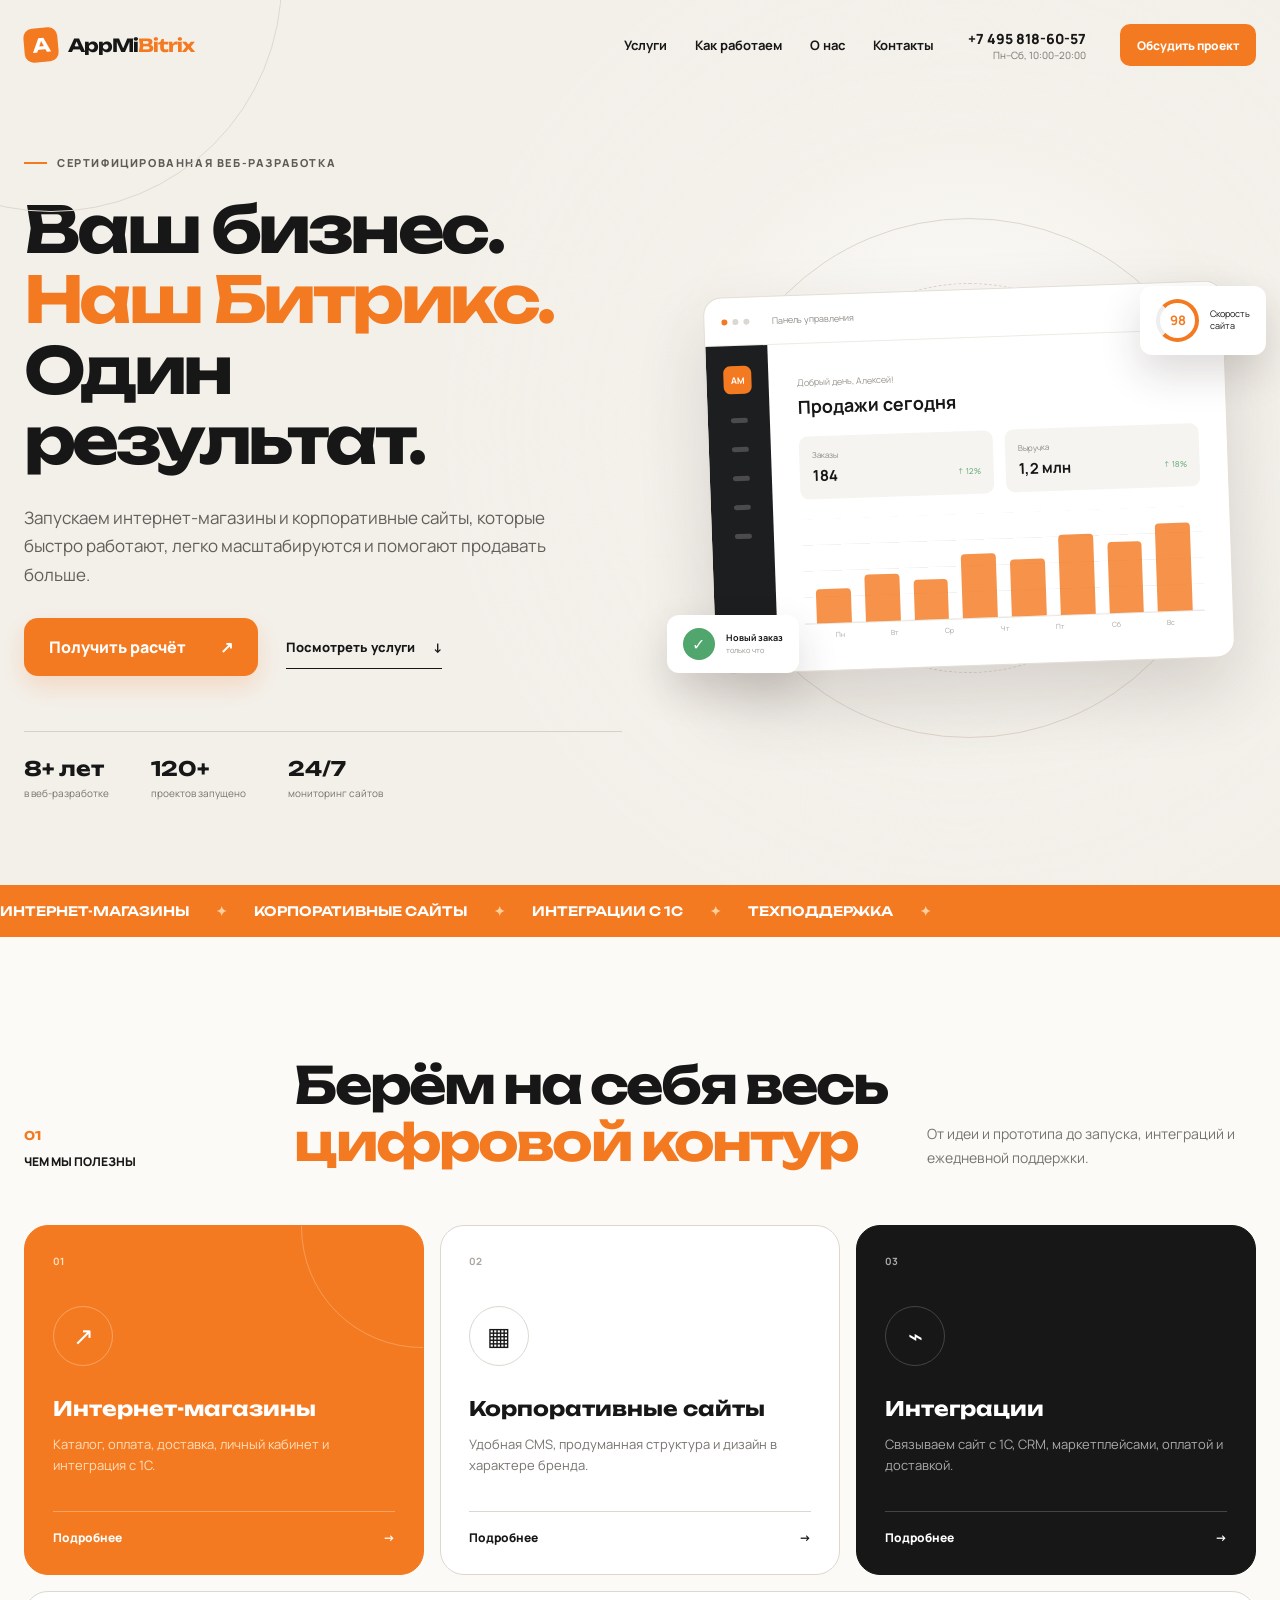
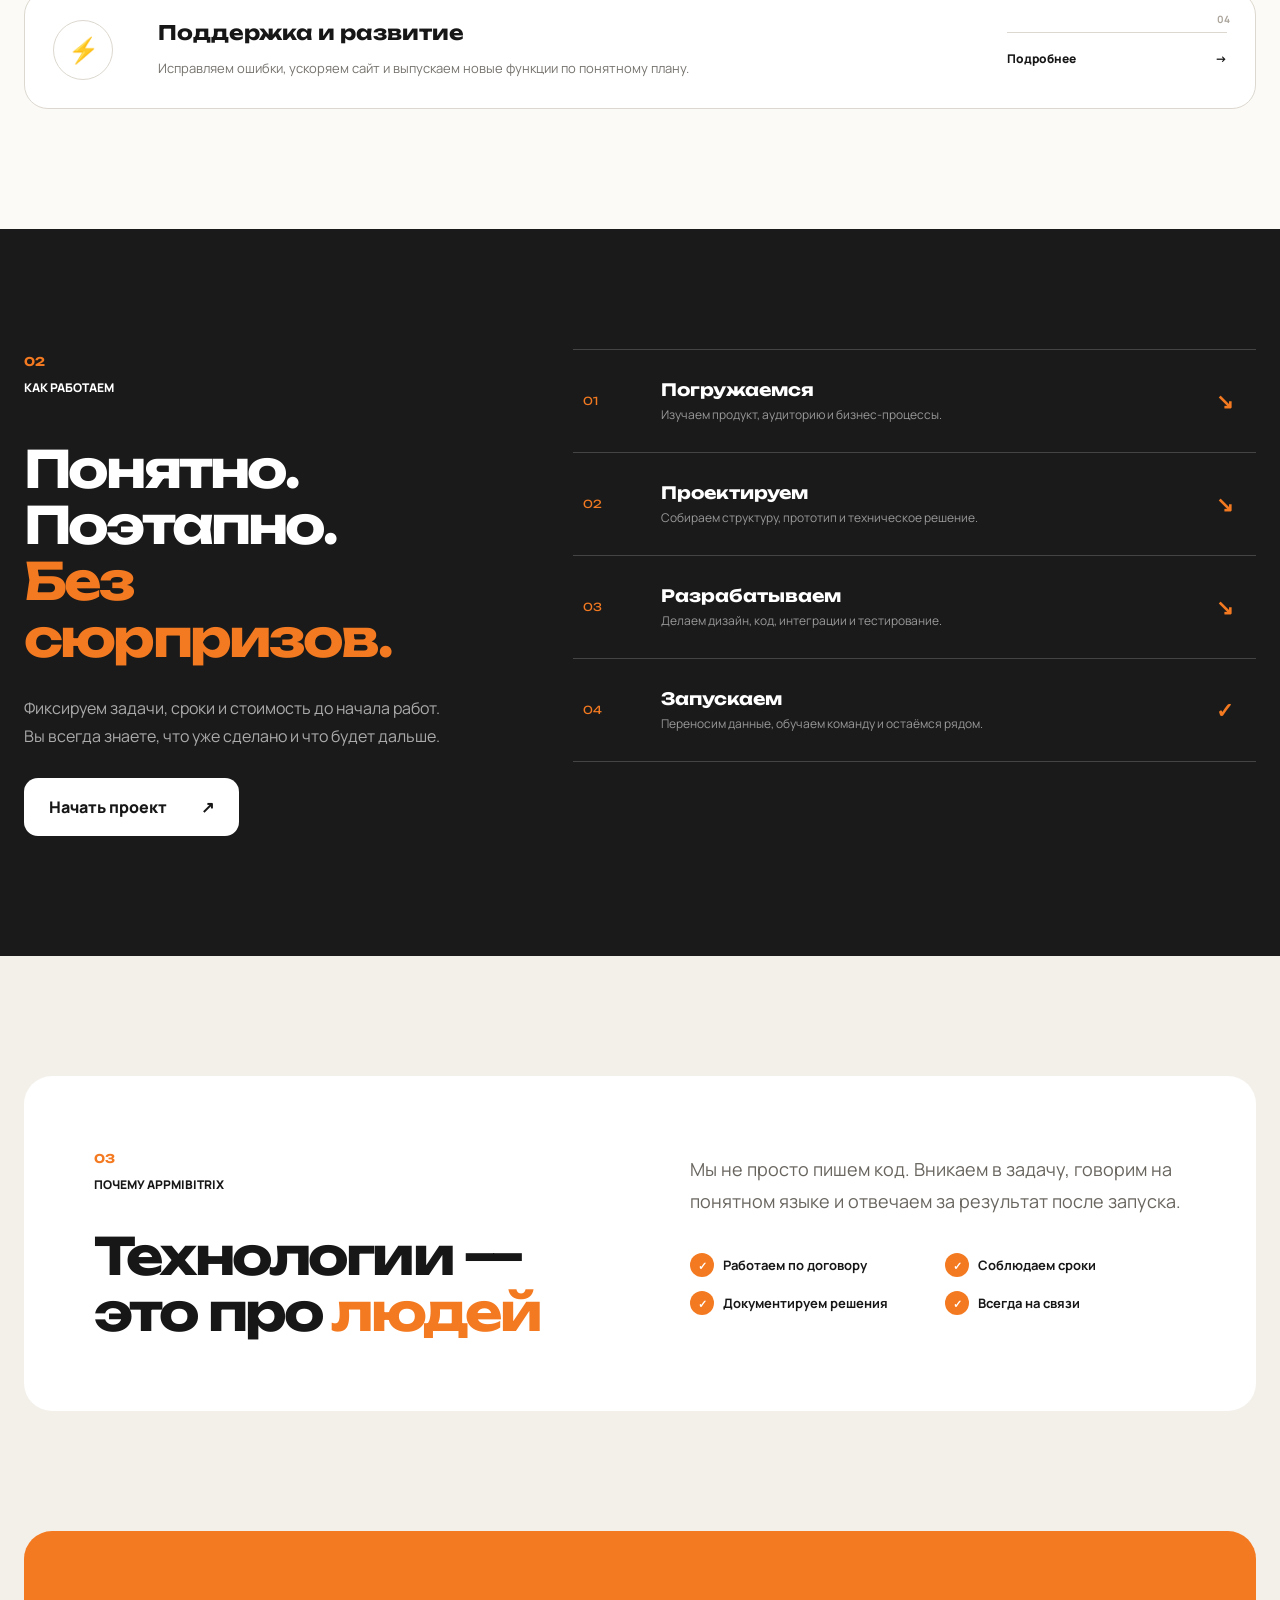
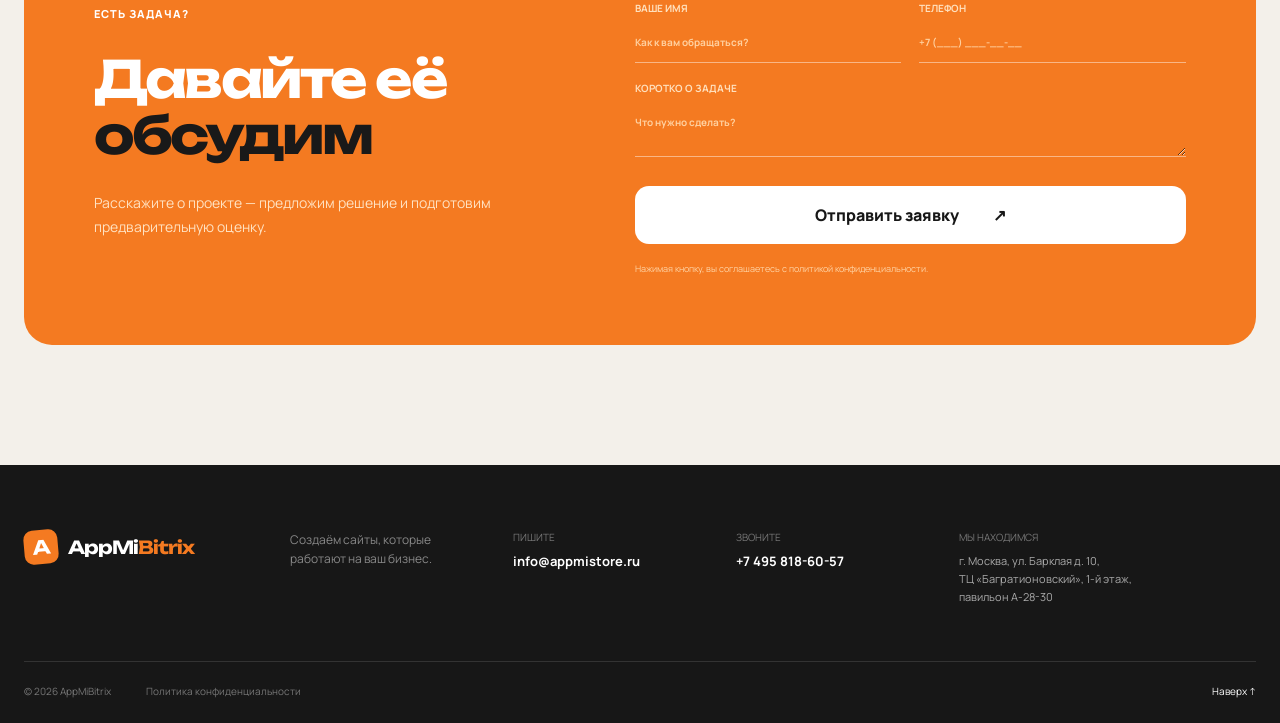
<file: appmibitrix/index.html>
<!doctype html>
<html lang="ru">
<head>
  <meta charset="utf-8">
  <meta name="viewport" content="width=device-width, initial-scale=1">
  <meta name="description" content="AppMiBitrix — разработка, внедрение и поддержка сайтов на 1С-Битрикс.">
  <title>AppMiBitrix — сайты на 1С-Битрикс</title>
  <link rel="stylesheet" href="style.css">
</head>
<body>
  <header class="header">
    <div class="container header__inner">
      <a class="logo" href="#top" aria-label="AppMiBitrix — на главную">
        <span class="logo__mark">A</span>
        <span>AppMi<span>Bitrix</span></span>
      </a>

      <nav class="nav" aria-label="Основная навигация">
        <a href="#services">Услуги</a>
        <a href="#process">Как работаем</a>
        <a href="#about">О нас</a>
        <a href="#contacts">Контакты</a>
      </nav>

      <div class="header__contact">
        <a class="phone" href="tel:+74958186057">+7 495 818-60-57</a>
        <span>Пн–Сб, 10:00–20:00</span>
      </div>
      <a class="button button--small" href="#contacts">Обсудить проект</a>
    </div>
  </header>

  <main id="top">
    <section class="hero">
      <div class="container hero__grid">
        <div class="hero__content">
          <div class="eyebrow"><span></span> Сертифицированная веб-разработка</div>
          <h1>Ваш бизнес.<br><em>Наш Битрикс.</em><br>Один результат.</h1>
          <p class="hero__text">Запускаем интернет-магазины и корпоративные сайты, которые быстро работают, легко масштабируются и помогают продавать больше.</p>
          <div class="hero__actions">
            <a class="button" href="#contacts">Получить расчёт <span>↗</span></a>
            <a class="text-link" href="#services">Посмотреть услуги <span>↓</span></a>
          </div>
          <div class="hero__trust">
            <div><strong>8+ лет</strong><span>в веб-разработке</span></div>
            <div><strong>120+</strong><span>проектов запущено</span></div>
            <div><strong>24/7</strong><span>мониторинг сайтов</span></div>
          </div>
        </div>

        <div class="hero__visual" aria-label="Панель управления проектом">
          <div class="orbit orbit--one"></div>
          <div class="orbit orbit--two"></div>
          <div class="dashboard">
            <div class="dashboard__top">
              <div class="window-dots"><i></i><i></i><i></i></div>
              <span>Панель управления</span>
              <b>● online</b>
            </div>
            <div class="dashboard__body">
              <aside>
                <strong>AM</strong>
                <i></i><i></i><i></i><i></i><i></i>
              </aside>
              <div class="dashboard__main">
                <small>Добрый день, Алексей!</small>
                <h3>Продажи сегодня</h3>
                <div class="metric-row">
                  <div class="metric"><span>Заказы</span><strong>184</strong><small>↑ 12%</small></div>
                  <div class="metric"><span>Выручка</span><strong>1,2 млн</strong><small>↑ 18%</small></div>
                </div>
                <div class="chart">
                  <span style="--h:36%"></span><span style="--h:50%"></span><span style="--h:43%"></span><span style="--h:68%"></span><span style="--h:61%"></span><span style="--h:85%"></span><span style="--h:76%"></span><span style="--h:94%"></span>
                </div>
                <div class="chart-labels"><span>Пн</span><span>Вт</span><span>Ср</span><span>Чт</span><span>Пт</span><span>Сб</span><span>Вс</span></div>
              </div>
            </div>
          </div>
          <div class="floating-card floating-card--speed"><b>98</b><span>Скорость<br>сайта</span></div>
          <div class="floating-card floating-card--orders"><i>✓</i><span><b>Новый заказ</b><small>только что</small></span></div>
        </div>
      </div>
    </section>

    <section class="ticker" aria-label="Направления работы">
      <div>ИНТЕРНЕТ-МАГАЗИНЫ <span>✦</span> КОРПОРАТИВНЫЕ САЙТЫ <span>✦</span> ИНТЕГРАЦИИ С 1С <span>✦</span> ТЕХПОДДЕРЖКА <span>✦</span></div>
    </section>

    <section class="services section" id="services">
      <div class="container">
        <div class="section-heading">
          <div><span class="section-number">01</span><p>Чем мы полезны</p></div>
          <h2>Берём на себя весь<br><em>цифровой контур</em></h2>
          <p>От идеи и прототипа до запуска, интеграций и ежедневной поддержки.</p>
        </div>

        <div class="services__grid">
          <article class="service-card service-card--accent">
            <span class="service-card__number">01</span><div class="service-card__icon">↗</div>
            <h3>Интернет-магазины</h3><p>Каталог, оплата, доставка, личный кабинет и интеграция с 1С.</p>
            <a href="#contacts" aria-label="Подробнее об интернет-магазинах">Подробнее <span>→</span></a>
          </article>
          <article class="service-card">
            <span class="service-card__number">02</span><div class="service-card__icon">▦</div>
            <h3>Корпоративные сайты</h3><p>Удобная CMS, продуманная структура и дизайн в характере бренда.</p>
            <a href="#contacts" aria-label="Подробнее о корпоративных сайтах">Подробнее <span>→</span></a>
          </article>
          <article class="service-card service-card--dark">
            <span class="service-card__number">03</span><div class="service-card__icon">⌁</div>
            <h3>Интеграции</h3><p>Связываем сайт с 1С, CRM, маркетплейсами, оплатой и доставкой.</p>
            <a href="#contacts" aria-label="Подробнее об интеграциях">Подробнее <span>→</span></a>
          </article>
          <article class="service-card service-card--wide">
            <span class="service-card__number">04</span><div class="service-card__icon">⚡</div>
            <div><h3>Поддержка и развитие</h3><p>Исправляем ошибки, ускоряем сайт и выпускаем новые функции по понятному плану.</p></div>
            <a href="#contacts" aria-label="Подробнее о поддержке">Подробнее <span>→</span></a>
          </article>
        </div>
      </div>
    </section>

    <section class="process section" id="process">
      <div class="container process__grid">
        <div class="process__intro">
          <span class="section-number">02</span>
          <p>Как работаем</p>
          <h2>Понятно.<br>Поэтапно.<br><em>Без сюрпризов.</em></h2>
          <p class="process__text">Фиксируем задачи, сроки и стоимость до начала работ. Вы всегда знаете, что уже сделано и что будет дальше.</p>
          <a class="button button--light" href="#contacts">Начать проект <span>↗</span></a>
        </div>
        <ol class="steps">
          <li><span>01</span><div><h3>Погружаемся</h3><p>Изучаем продукт, аудиторию и бизнес-процессы.</p></div><b>↘</b></li>
          <li><span>02</span><div><h3>Проектируем</h3><p>Собираем структуру, прототип и техническое решение.</p></div><b>↘</b></li>
          <li><span>03</span><div><h3>Разрабатываем</h3><p>Делаем дизайн, код, интеграции и тестирование.</p></div><b>↘</b></li>
          <li><span>04</span><div><h3>Запускаем</h3><p>Переносим данные, обучаем команду и остаёмся рядом.</p></div><b>✓</b></li>
        </ol>
      </div>
    </section>

    <section class="about section" id="about">
      <div class="container about__card">
        <div>
          <span class="section-number">03</span>
          <p>Почему AppMiBitrix</p>
          <h2>Технологии —<br>это про <em>людей</em></h2>
        </div>
        <div class="about__content">
          <p>Мы не просто пишем код. Вникаем в задачу, говорим на понятном языке и отвечаем за результат после запуска.</p>
          <ul>
            <li><span>✓</span> Работаем по договору</li>
            <li><span>✓</span> Соблюдаем сроки</li>
            <li><span>✓</span> Документируем решения</li>
            <li><span>✓</span> Всегда на связи</li>
          </ul>
        </div>
      </div>
    </section>

    <section class="contact section" id="contacts">
      <div class="container contact__card">
        <div class="contact__copy">
          <span>Есть задача?</span>
          <h2>Давайте её<br><em>обсудим</em></h2>
          <p>Расскажите о проекте — предложим решение и подготовим предварительную оценку.</p>
        </div>
        <form class="contact__form" action="#" method="post">
          <label>Ваше имя<input type="text" name="name" placeholder="Как к вам обращаться?" required></label>
          <label>Телефон<input type="tel" name="phone" placeholder="+7 (___) ___-__-__" required></label>
          <label class="form-wide">Коротко о задаче<textarea name="message" rows="2" placeholder="Что нужно сделать?"></textarea></label>
          <button class="button form-wide" type="submit">Отправить заявку <span>↗</span></button>
          <small class="form-wide">Нажимая кнопку, вы соглашаетесь с политикой конфиденциальности.</small>
        </form>
      </div>
    </section>
  </main>

  <footer class="footer">
    <div class="container footer__top">
      <a class="logo logo--footer" href="#top"><span class="logo__mark">A</span><span>AppMi<span>Bitrix</span></span></a>
      <p>Создаём сайты, которые<br>работают на ваш бизнес.</p>
      <div><small>Пишите</small><a href="mailto:info@appmistore.ru">info@appmistore.ru</a></div>
      <div><small>Звоните</small><a href="tel:+74958186057">+7 495 818-60-57</a></div>
      <div class="footer__address"><small>Мы находимся</small><address>г. Москва, ул. Барклая д. 10,<br>ТЦ «Багратионовский», 1-й этаж,<br>павильон А-28-30</address></div>
    </div>
    <div class="container footer__bottom"><span>© 2026 AppMiBitrix</span><a href="#">Политика конфиденциальности</a><a href="#top">Наверх ↑</a></div>
  </footer>
</body>
</html>
</file>
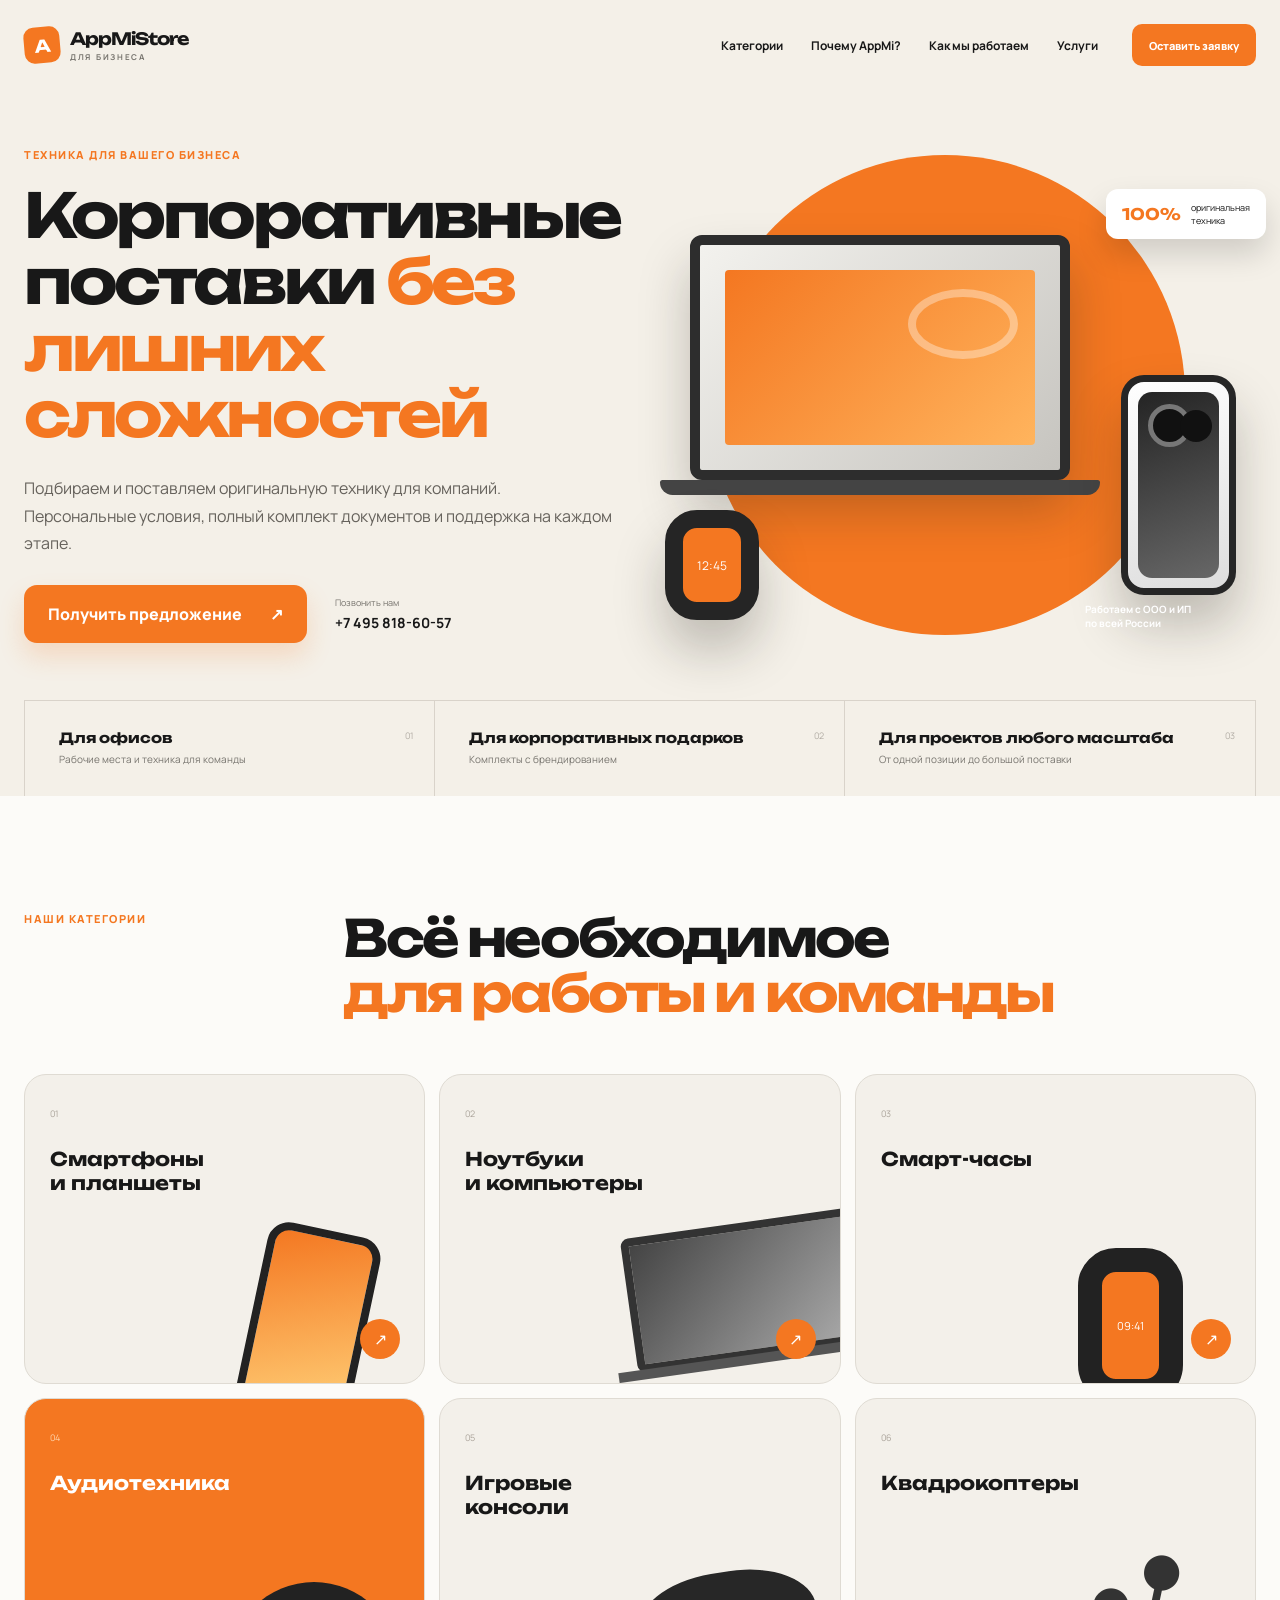
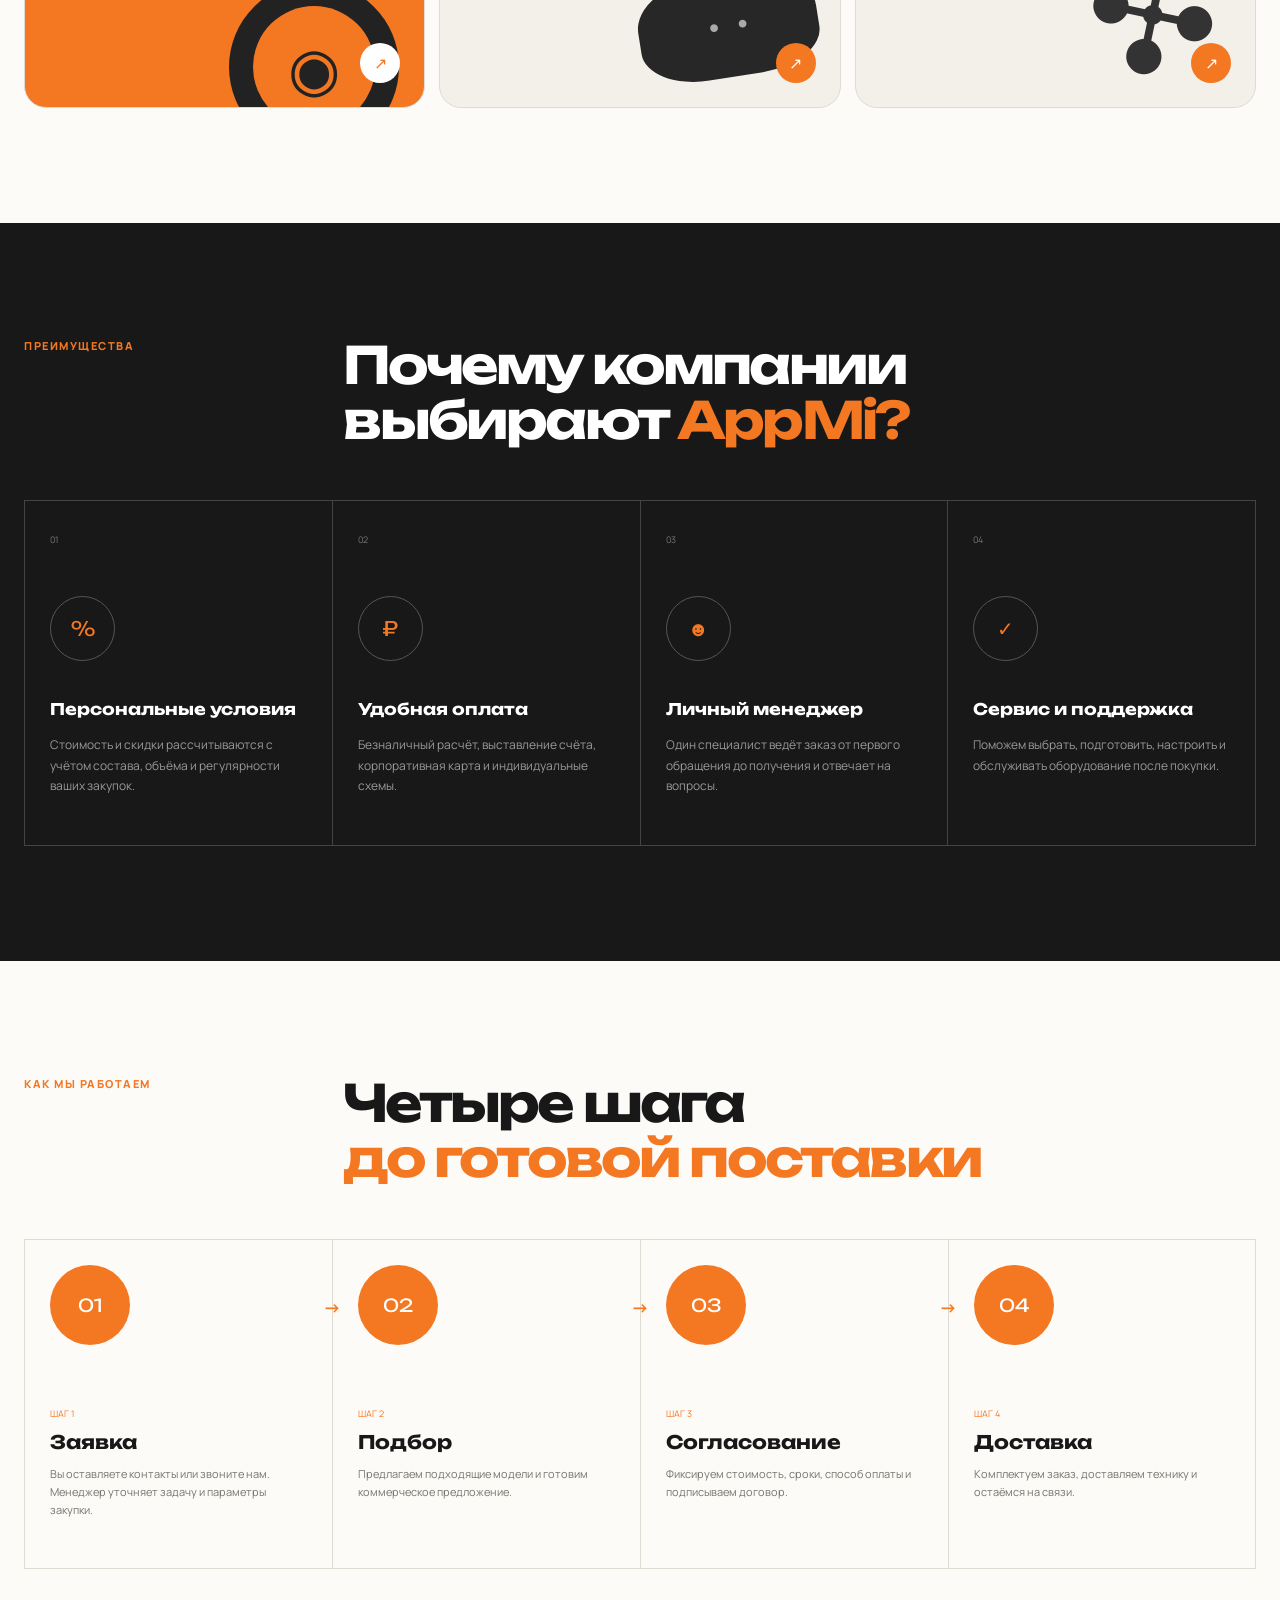
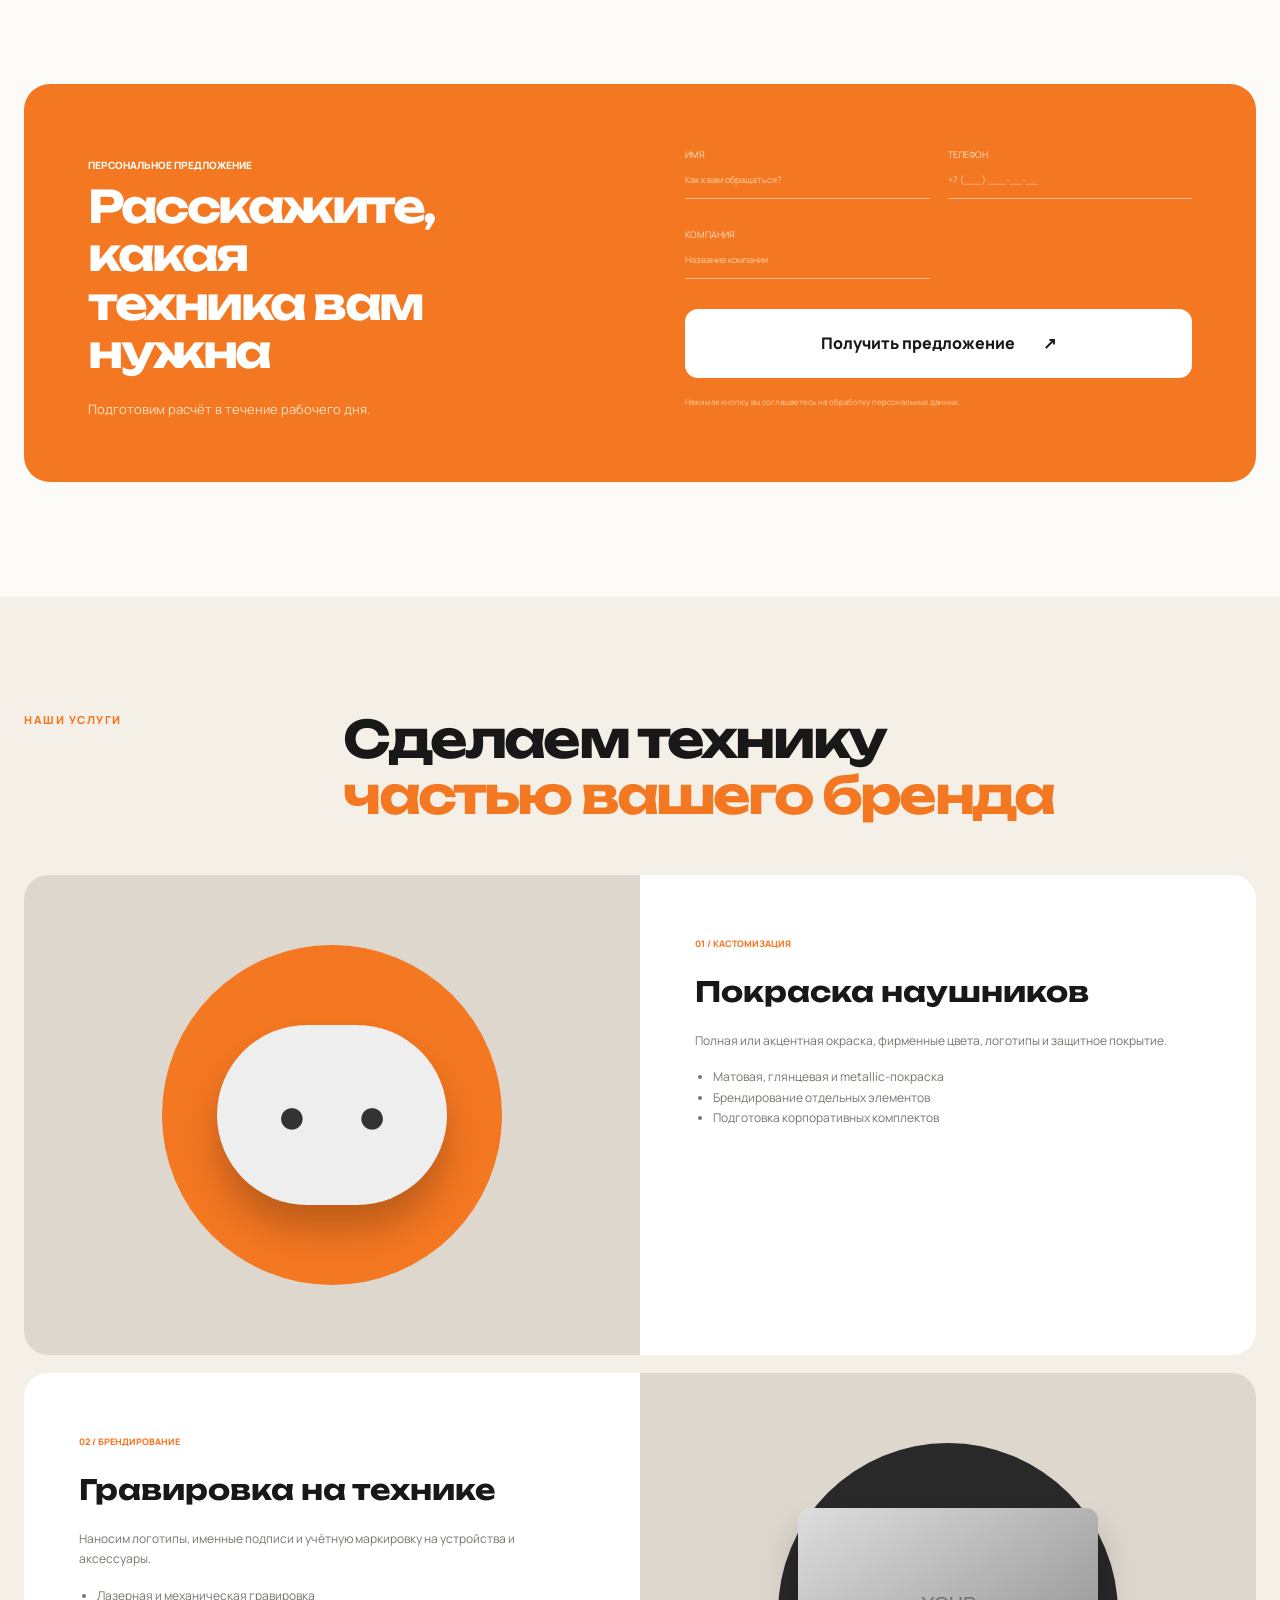
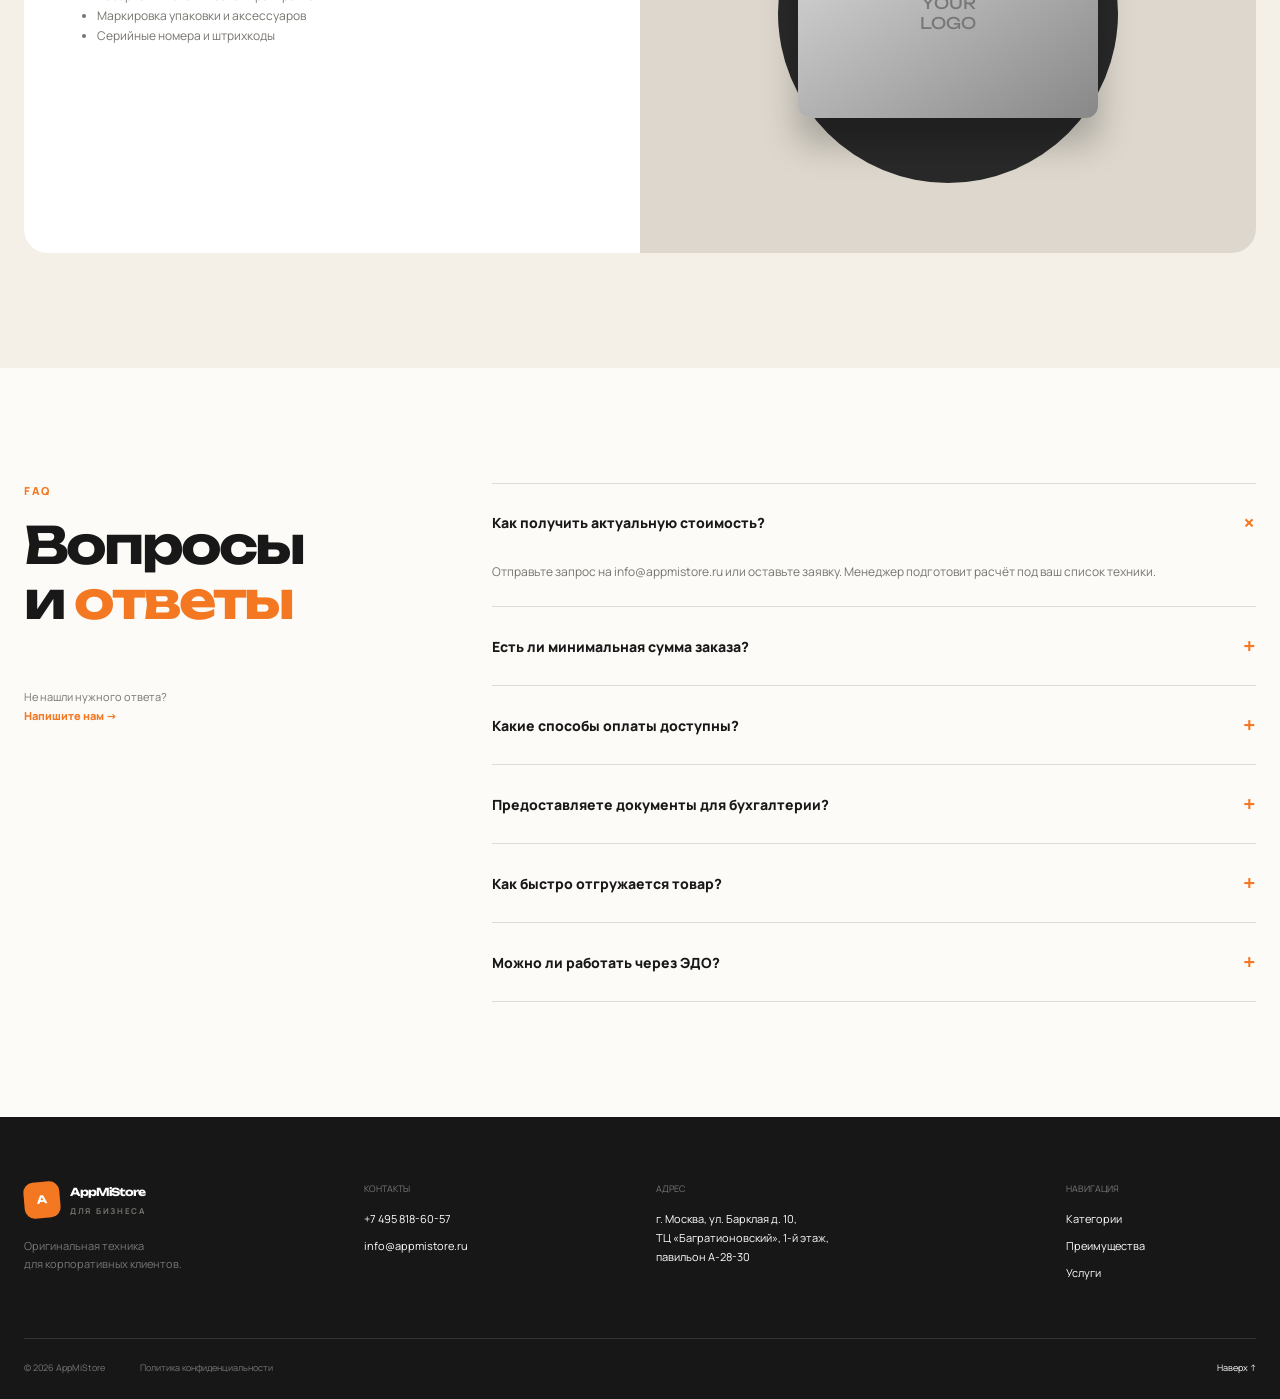
<file: appmibusiness/index.html>
<!doctype html>
<html lang="ru">
<head>
  <meta charset="utf-8">
  <meta name="viewport" content="width=device-width, initial-scale=1">
  <meta name="description" content="AppMiStore для бизнеса — поставки техники компаниям, офисам и корпоративным клиентам.">
  <title>AppMiStore — техника для бизнеса</title>
  <link rel="stylesheet" href="style.css">
</head>
<body>
  <header class="header">
    <div class="container header__inner">
      <a class="logo" href="#top" aria-label="AppMiStore для бизнеса">
        <span class="logo__icon">A</span><span>AppMiStore</span><small>для бизнеса</small>
      </a>
      <nav aria-label="Основная навигация">
        <a href="#categories">Категории</a><a href="#benefits">Почему AppMi?</a><a href="#steps">Как мы работаем</a><a href="#services">Услуги</a>
      </nav>
      <a class="button button--small" href="#request">Оставить заявку</a>
    </div>
  </header>

  <main id="top">
    <section class="hero">
      <div class="container hero__inner">
        <div class="hero__copy">
          <p class="kicker">Техника для вашего бизнеса</p>
          <h1>Корпоративные<br>поставки <em>без лишних<br>сложностей</em></h1>
          <p class="hero__lead">Подбираем и поставляем оригинальную технику для компаний. Персональные условия, полный комплект документов и поддержка на каждом этапе.</p>
          <div class="hero__actions">
            <a class="button" href="#request">Получить предложение <span>↗</span></a>
            <a class="phone-link" href="tel:+74958186057"><small>Позвонить нам</small><b>+7 495 818-60-57</b></a>
          </div>
        </div>
        <div class="hero__art">
          <div class="hero__circle"></div>
          <div class="device laptop"><span></span><i></i></div>
          <div class="device phone"><span></span><i></i><b></b></div>
          <div class="device watch"><span>12:45</span></div>
          <div class="hero__badge"><b>100%</b><span>оригинальная<br>техника</span></div>
          <p>Работаем с ООО и ИП<br>по всей России</p>
        </div>
      </div>
      <div class="container hero__uses">
        <div><span>01</span><b>Для офисов</b><p>Рабочие места и техника для команды</p></div>
        <div><span>02</span><b>Для корпоративных подарков</b><p>Комплекты с брендированием</p></div>
        <div><span>03</span><b>Для проектов любого масштаба</b><p>От одной позиции до большой поставки</p></div>
      </div>
    </section>

    <section class="section categories" id="categories">
      <div class="container">
        <div class="heading"><p>Наши категории</p><h2>Всё необходимое<br><em>для работы и команды</em></h2></div>
        <div class="category-grid">
          <a class="category category--phone" href="#request"><span>01</span><h3>Смартфоны<br>и планшеты</h3><i>↗</i><div class="mini-phone"></div></a>
          <a class="category category--laptop" href="#request"><span>02</span><h3>Ноутбуки<br>и компьютеры</h3><i>↗</i><div class="mini-laptop"></div></a>
          <a class="category category--watch" href="#request"><span>03</span><h3>Смарт-часы</h3><i>↗</i><div class="mini-watch">09:41</div></a>
          <a class="category category--audio" href="#request"><span>04</span><h3>Аудиотехника</h3><i>↗</i><div class="headphones">◉</div></a>
          <a class="category category--console" href="#request"><span>05</span><h3>Игровые<br>консоли</h3><i>↗</i><div class="gamepad">●　●</div></a>
          <a class="category category--drone" href="#request"><span>06</span><h3>Квадрокоптеры</h3><i>↗</i><div class="drone">✣</div></a>
        </div>
      </div>
    </section>

    <section class="section benefits" id="benefits">
      <div class="container">
        <div class="heading heading--light"><p>Преимущества</p><h2>Почему компании<br>выбирают <em>AppMi?</em></h2></div>
        <div class="benefit-grid">
          <article><span>01</span><div class="benefit-icon">%</div><h3>Персональные условия</h3><p>Стоимость и скидки рассчитываются с учётом состава, объёма и регулярности ваших закупок.</p></article>
          <article><span>02</span><div class="benefit-icon">₽</div><h3>Удобная оплата</h3><p>Безналичный расчёт, выставление счёта, корпоративная карта и индивидуальные схемы.</p></article>
          <article><span>03</span><div class="benefit-icon">☻</div><h3>Личный менеджер</h3><p>Один специалист ведёт заказ от первого обращения до получения и отвечает на вопросы.</p></article>
          <article><span>04</span><div class="benefit-icon">✓</div><h3>Сервис и поддержка</h3><p>Поможем выбрать, подготовить, настроить и обслуживать оборудование после покупки.</p></article>
        </div>
      </div>
    </section>

    <section class="section workflow" id="steps">
      <div class="container">
        <div class="heading"><p>Как мы работаем</p><h2>Четыре шага<br><em>до готовой поставки</em></h2></div>
        <ol class="timeline">
          <li><div class="step-number">01</div><div><small>Шаг 1</small><h3>Заявка</h3><p>Вы оставляете контакты или звоните нам. Менеджер уточняет задачу и параметры закупки.</p></div><b>→</b></li>
          <li><div class="step-number">02</div><div><small>Шаг 2</small><h3>Подбор</h3><p>Предлагаем подходящие модели и готовим коммерческое предложение.</p></div><b>→</b></li>
          <li><div class="step-number">03</div><div><small>Шаг 3</small><h3>Согласование</h3><p>Фиксируем стоимость, сроки, способ оплаты и подписываем договор.</p></div><b>→</b></li>
          <li><div class="step-number">04</div><div><small>Шаг 4</small><h3>Доставка</h3><p>Комплектуем заказ, доставляем технику и остаёмся на связи.</p></div></li>
        </ol>
      </div>
    </section>

    <section class="offer" id="request">
      <div class="container offer__card">
        <div><p>Персональное предложение</p><h2>Расскажите, какая<br>техника вам нужна</h2><span>Подготовим расчёт в течение рабочего дня.</span></div>
        <form action="#" method="post">
          <label>Имя<input type="text" name="name" placeholder="Как к вам обращаться?" required></label>
          <label>Телефон<input type="tel" name="phone" placeholder="+7 (___) ___-__-__" required></label>
          <label>Компания<input type="text" name="company" placeholder="Название компании"></label>
          <button class="button" type="submit">Получить предложение <span>↗</span></button>
          <small>Нажимая кнопку, вы соглашаетесь на обработку персональных данных.</small>
        </form>
      </div>
    </section>

    <section class="section custom" id="services">
      <div class="container">
        <div class="heading"><p>Наши услуги</p><h2>Сделаем технику<br><em>частью вашего бренда</em></h2></div>
        <div class="custom__grid">
          <article class="custom-card custom-card--paint"><div class="custom-card__visual"><div class="pods">●　●</div></div><div><small>01 / Кастомизация</small><h3>Покраска наушников</h3><p>Полная или акцентная окраска, фирменные цвета, логотипы и защитное покрытие.</p><ul><li>Матовая, глянцевая и metallic-покраска</li><li>Брендирование отдельных элементов</li><li>Подготовка корпоративных комплектов</li></ul></div></article>
          <article class="custom-card custom-card--engrave"><div class="custom-card__visual"><div class="engraved-laptop">YOUR<br>LOGO</div></div><div><small>02 / Брендирование</small><h3>Гравировка на технике</h3><p>Наносим логотипы, именные подписи и учётную маркировку на устройства и аксессуары.</p><ul><li>Лазерная и механическая гравировка</li><li>Маркировка упаковки и аксессуаров</li><li>Серийные номера и штрихкоды</li></ul></div></article>
        </div>
      </div>
    </section>

    <section class="section faq">
      <div class="container faq__grid">
        <div class="heading"><p>FAQ</p><h2>Вопросы<br>и <em>ответы</em></h2><span>Не нашли нужного ответа?<br><a href="mailto:info@appmistore.ru">Напишите нам →</a></span></div>
        <div class="questions">
          <details open><summary>Как получить актуальную стоимость?<b>+</b></summary><p>Отправьте запрос на info@appmistore.ru или оставьте заявку. Менеджер подготовит расчёт под ваш список техники.</p></details>
          <details><summary>Есть ли минимальная сумма заказа?<b>+</b></summary><p>Минимального порога нет: мы работаем и с единичными, и с крупными поставками.</p></details>
          <details><summary>Какие способы оплаты доступны?<b>+</b></summary><p>Оплата возможна по выставленному счёту или корпоративной банковской картой.</p></details>
          <details><summary>Предоставляете документы для бухгалтерии?<b>+</b></summary><p>Да, вместе с заказом передаём необходимый комплект закрывающих документов.</p></details>
          <details><summary>Как быстро отгружается товар?<b>+</b></summary><p>Обычно отправляем заказ в течение 1–3 рабочих дней после поступления оплаты.</p></details>
          <details><summary>Можно ли работать через ЭДО?<b>+</b></summary><p>Да, доступен электронный документооборот через оператора «Калуга Астрал».</p></details>
        </div>
      </div>
    </section>
  </main>

  <footer class="footer">
    <div class="container footer__grid">
      <div><a class="logo logo--footer" href="#top"><span class="logo__icon">A</span><span>AppMiStore</span><small>для бизнеса</small></a><p>Оригинальная техника<br>для корпоративных клиентов.</p></div>
      <div><small>Контакты</small><a href="tel:+74958186057">+7 495 818-60-57</a><a href="mailto:info@appmistore.ru">info@appmistore.ru</a></div>
      <div><small>Адрес</small><address>г. Москва, ул. Барклая д. 10,<br>ТЦ «Багратионовский», 1-й этаж,<br>павильон А-28-30</address></div>
      <div><small>Навигация</small><a href="#categories">Категории</a><a href="#benefits">Преимущества</a><a href="#services">Услуги</a></div>
    </div>
    <div class="container footer__bottom"><span>© 2026 AppMiStore</span><a href="#">Политика конфиденциальности</a><a href="#top">Наверх ↑</a></div>
  </footer>
</body>
</html>
</file>
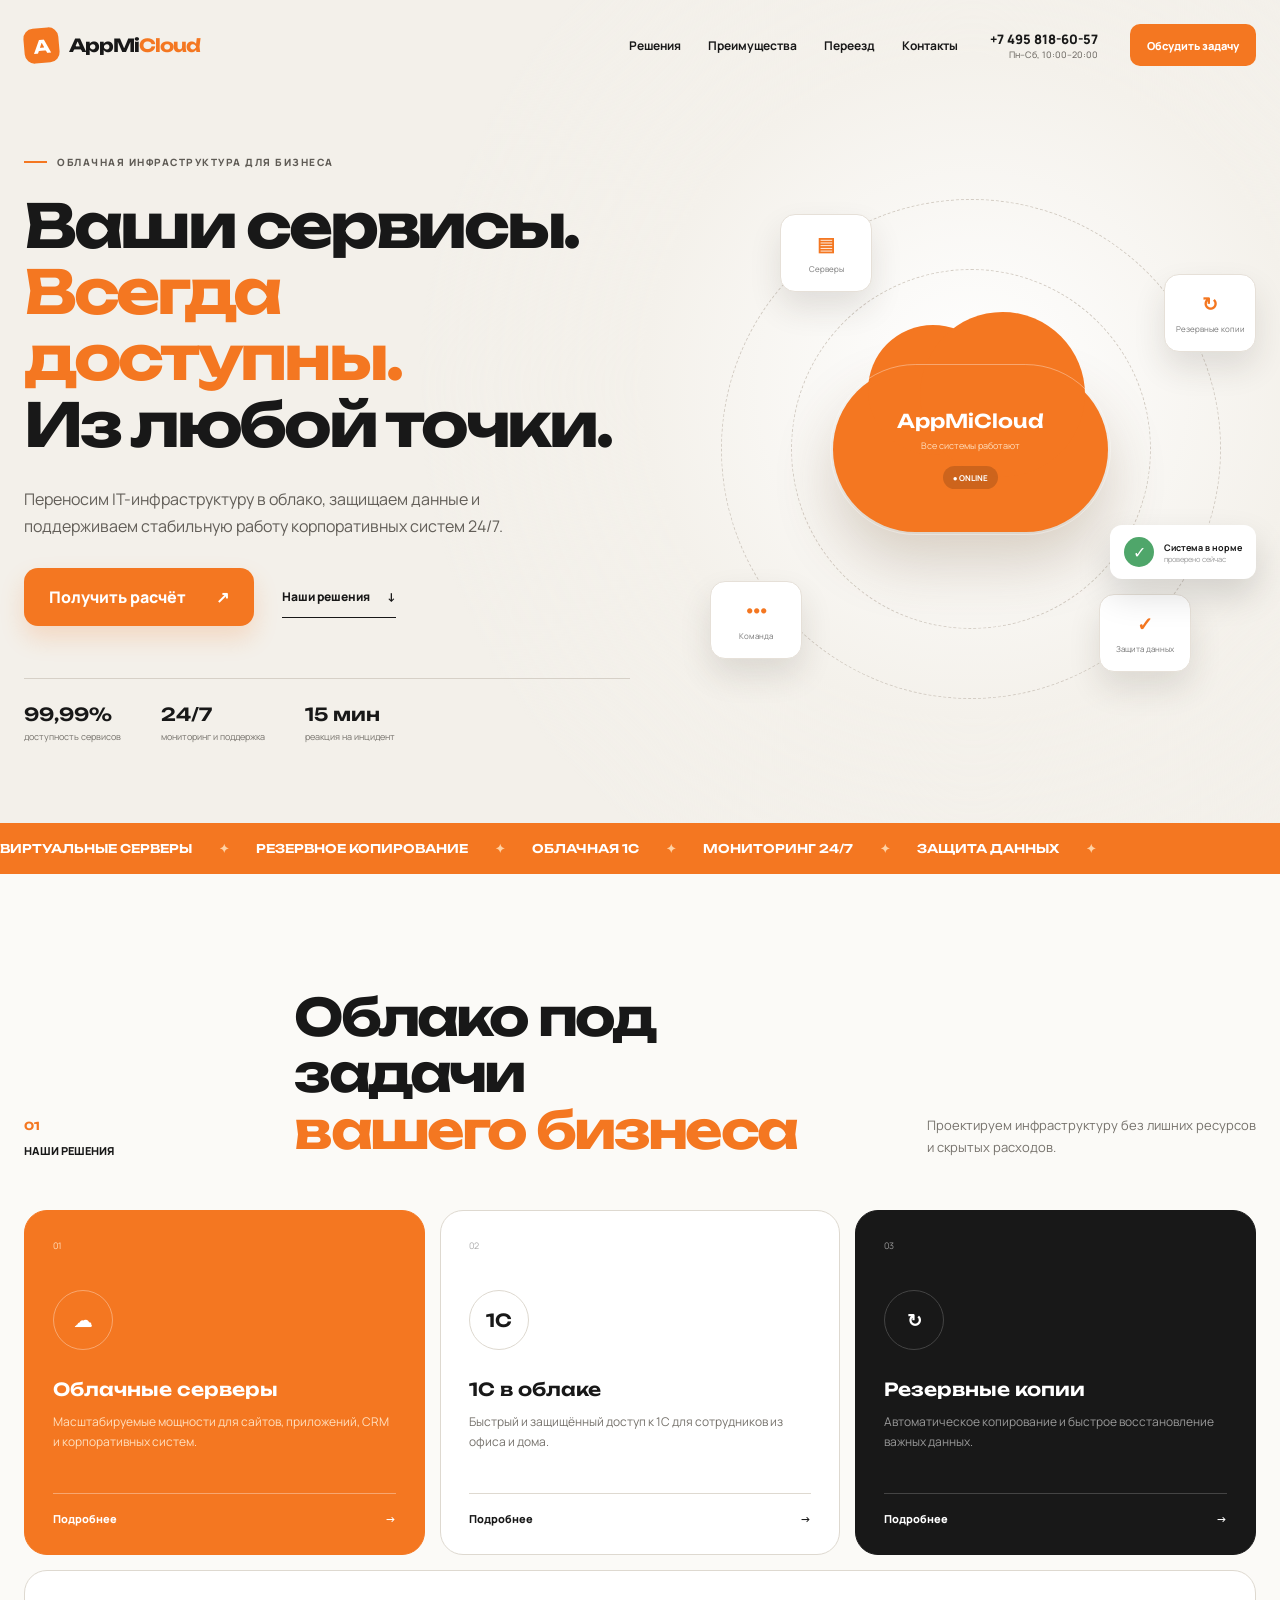
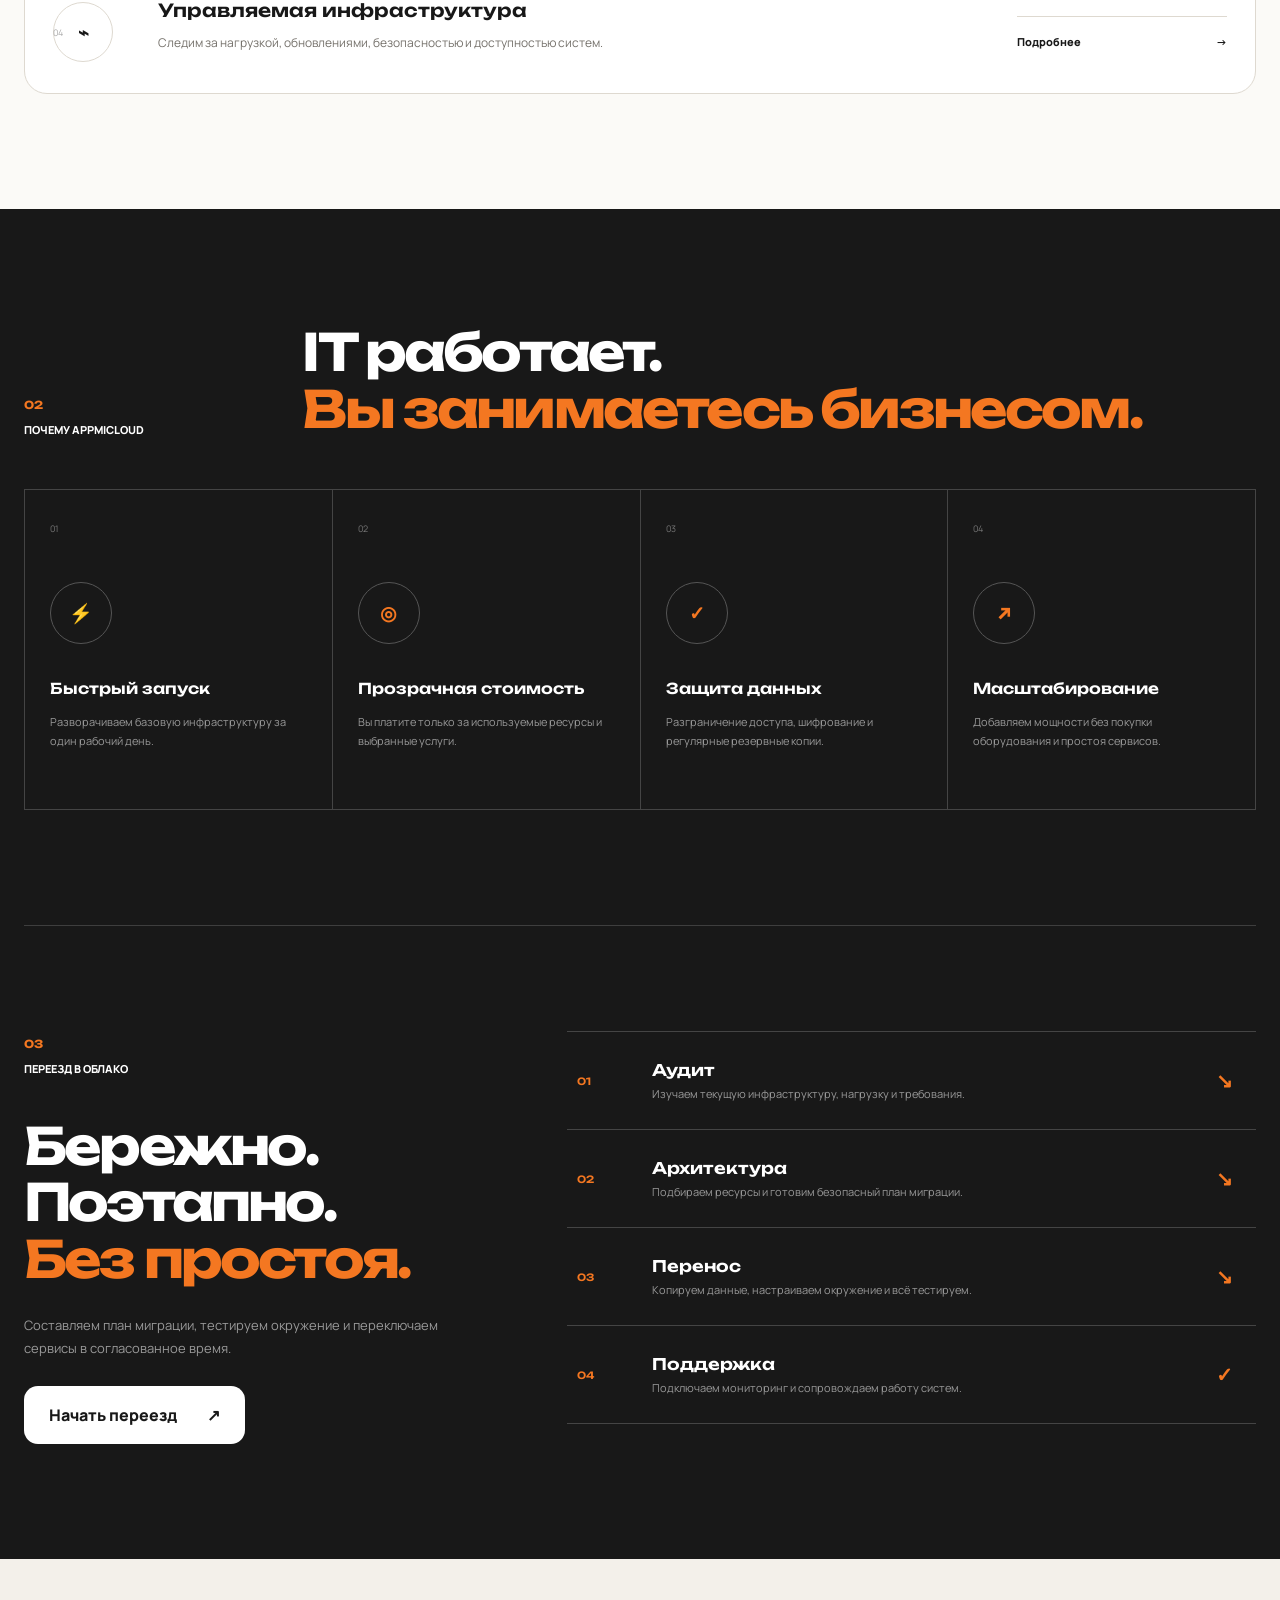
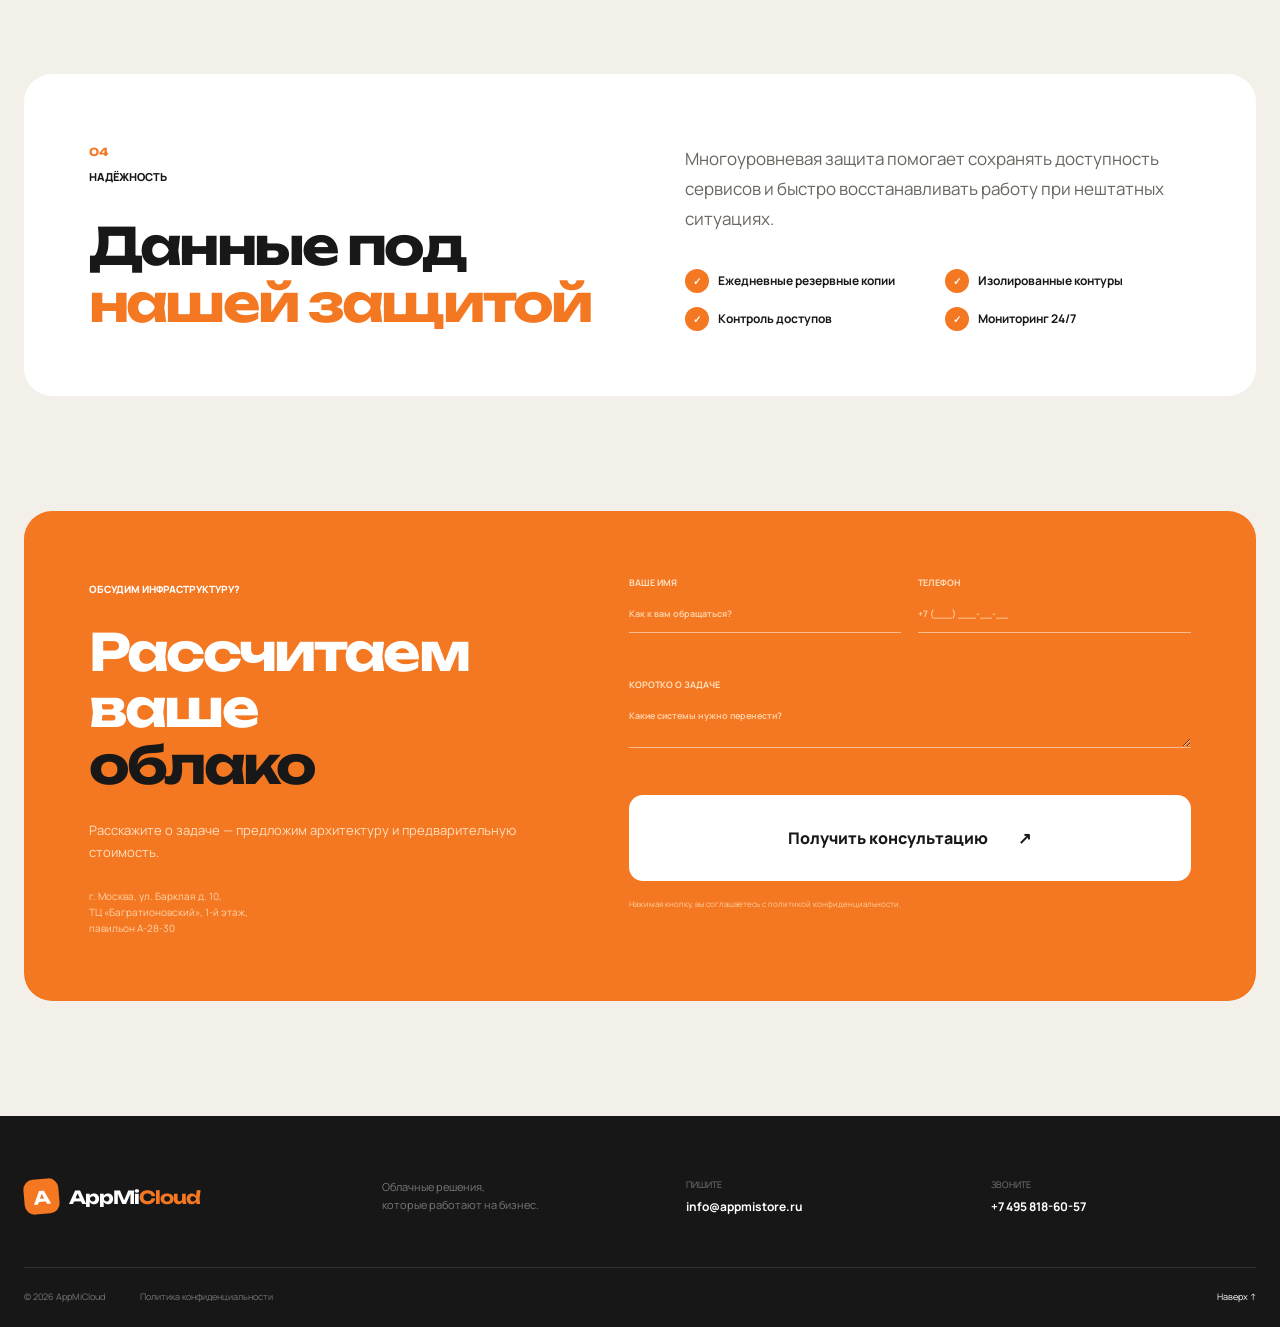
<file: appmicloud/index.html>
<!doctype html>
<html lang="ru">
<head>
  <meta charset="utf-8">
  <meta name="viewport" content="width=device-width, initial-scale=1">
  <meta name="description" content="AppMiCloud — облачная инфраструктура, миграция, резервное копирование и поддержка бизнеса.">
  <title>AppMiCloud — облако для бизнеса</title>
  <link rel="stylesheet" href="style.css">
</head>
<body>
  <header class="header">
    <div class="container header__inner">
      <a class="logo" href="#top" aria-label="AppMiCloud — на главную"><span class="logo__mark">A</span><span>AppMi<span>Cloud</span></span></a>
      <nav class="nav" aria-label="Основная навигация"><a href="#solutions">Решения</a><a href="#advantages">Преимущества</a><a href="#steps">Переезд</a><a href="#contacts">Контакты</a></nav>
      <div class="header__contact"><a href="tel:+74958186057">+7 495 818-60-57</a><span>Пн–Сб, 10:00–20:00</span></div>
      <a class="button button--small" href="#contacts">Обсудить задачу</a>
    </div>
  </header>

  <main id="top">
    <section class="hero">
      <div class="container hero__grid">
        <div class="hero__copy">
          <p class="eyebrow"><span></span> Облачная инфраструктура для бизнеса</p>
          <h1>Ваши сервисы.<br><em>Всегда доступны.</em><br>Из любой точки.</h1>
          <p class="hero__lead">Переносим IT-инфраструктуру в облако, защищаем данные и поддерживаем стабильную работу корпоративных систем 24/7.</p>
          <div class="hero__actions"><a class="button" href="#contacts">Получить расчёт <span>↗</span></a><a class="text-link" href="#solutions">Наши решения <span>↓</span></a></div>
          <div class="stats"><div><strong>99,99%</strong><span>доступность сервисов</span></div><div><strong>24/7</strong><span>мониторинг и поддержка</span></div><div><strong>15 мин</strong><span>реакция на инцидент</span></div></div>
        </div>

        <div class="cloud-scene" aria-label="Схема облачной инфраструктуры">
          <div class="orbit orbit--one"></div><div class="orbit orbit--two"></div>
          <div class="cloud"><i></i><span>AppMiCloud</span><small>Все системы работают</small><b>● ONLINE</b></div>
          <div class="node node--server"><span>▤</span><small>Серверы</small></div>
          <div class="node node--backup"><span>↻</span><small>Резервные копии</small></div>
          <div class="node node--security"><span>✓</span><small>Защита данных</small></div>
          <div class="node node--team"><span>•••</span><small>Команда</small></div>
          <div class="status"><i>✓</i><span><b>Система в норме</b><small>проверено сейчас</small></span></div>
        </div>
      </div>
    </section>

    <div class="ticker"><div>ВИРТУАЛЬНЫЕ СЕРВЕРЫ <span>✦</span> РЕЗЕРВНОЕ КОПИРОВАНИЕ <span>✦</span> ОБЛАЧНАЯ 1С <span>✦</span> МОНИТОРИНГ 24/7 <span>✦</span> ЗАЩИТА ДАННЫХ <span>✦</span></div></div>

    <section class="section solutions" id="solutions">
      <div class="container">
        <div class="heading"><div><span>01</span><p>Наши решения</p></div><h2>Облако под задачи<br><em>вашего бизнеса</em></h2><p>Проектируем инфраструктуру без лишних ресурсов и скрытых расходов.</p></div>
        <div class="cards">
          <article class="card card--orange"><span>01</span><div class="card__icon">☁</div><h3>Облачные серверы</h3><p>Масштабируемые мощности для сайтов, приложений, CRM и корпоративных систем.</p><a href="#contacts">Подробнее <b>→</b></a></article>
          <article class="card"><span>02</span><div class="card__icon">1C</div><h3>1С в облаке</h3><p>Быстрый и защищённый доступ к 1С для сотрудников из офиса и дома.</p><a href="#contacts">Подробнее <b>→</b></a></article>
          <article class="card card--dark"><span>03</span><div class="card__icon">↻</div><h3>Резервные копии</h3><p>Автоматическое копирование и быстрое восстановление важных данных.</p><a href="#contacts">Подробнее <b>→</b></a></article>
          <article class="card card--wide"><span>04</span><div class="card__icon">⌁</div><div><h3>Управляемая инфраструктура</h3><p>Следим за нагрузкой, обновлениями, безопасностью и доступностью систем.</p></div><a href="#contacts">Подробнее <b>→</b></a></article>
        </div>
      </div>
    </section>

    <section class="section advantages" id="advantages">
      <div class="container">
        <div class="heading heading--light"><div><span>02</span><p>Почему AppMiCloud</p></div><h2>IT работает.<br><em>Вы занимаетесь бизнесом.</em></h2></div>
        <div class="advantage-grid">
          <article><span>01</span><div>⚡</div><h3>Быстрый запуск</h3><p>Разворачиваем базовую инфраструктуру за один рабочий день.</p></article>
          <article><span>02</span><div>◎</div><h3>Прозрачная стоимость</h3><p>Вы платите только за используемые ресурсы и выбранные услуги.</p></article>
          <article><span>03</span><div>✓</div><h3>Защита данных</h3><p>Разграничение доступа, шифрование и регулярные резервные копии.</p></article>
          <article><span>04</span><div>↗</div><h3>Масштабирование</h3><p>Добавляем мощности без покупки оборудования и простоя сервисов.</p></article>
        </div>
      </div>
    </section>

    <section class="section migration" id="steps">
      <div class="container migration__grid">
        <div class="migration__intro"><span>03</span><p>Переезд в облако</p><h2>Бережно.<br>Поэтапно.<br><em>Без простоя.</em></h2><p class="migration__text">Составляем план миграции, тестируем окружение и переключаем сервисы в согласованное время.</p><a class="button button--light" href="#contacts">Начать переезд <span>↗</span></a></div>
        <ol class="steps">
          <li><span>01</span><div><h3>Аудит</h3><p>Изучаем текущую инфраструктуру, нагрузку и требования.</p></div><b>↘</b></li>
          <li><span>02</span><div><h3>Архитектура</h3><p>Подбираем ресурсы и готовим безопасный план миграции.</p></div><b>↘</b></li>
          <li><span>03</span><div><h3>Перенос</h3><p>Копируем данные, настраиваем окружение и всё тестируем.</p></div><b>↘</b></li>
          <li><span>04</span><div><h3>Поддержка</h3><p>Подключаем мониторинг и сопровождаем работу систем.</p></div><b>✓</b></li>
        </ol>
      </div>
    </section>

    <section class="section reliability">
      <div class="container reliability__card">
        <div><span>04</span><p>Надёжность</p><h2>Данные под<br><em>нашей защитой</em></h2></div>
        <div><p>Многоуровневая защита помогает сохранять доступность сервисов и быстро восстанавливать работу при нештатных ситуациях.</p><ul><li><span>✓</span> Ежедневные резервные копии</li><li><span>✓</span> Изолированные контуры</li><li><span>✓</span> Контроль доступов</li><li><span>✓</span> Мониторинг 24/7</li></ul></div>
      </div>
    </section>

    <section class="contact section" id="contacts">
      <div class="container contact__card">
        <div><span>Обсудим инфраструктуру?</span><h2>Рассчитаем ваше<br><em>облако</em></h2><p>Расскажите о задаче — предложим архитектуру и предварительную стоимость.</p><address>г. Москва, ул. Барклая д. 10,<br>ТЦ «Багратионовский», 1-й этаж,<br>павильон А-28-30</address></div>
        <form action="#" method="post"><label>Ваше имя<input type="text" name="name" placeholder="Как к вам обращаться?" required></label><label>Телефон<input type="tel" name="phone" placeholder="+7 (___) ___-__-__" required></label><label class="wide">Коротко о задаче<textarea name="message" rows="2" placeholder="Какие системы нужно перенести?"></textarea></label><button class="button wide" type="submit">Получить консультацию <span>↗</span></button><small class="wide">Нажимая кнопку, вы соглашаетесь с политикой конфиденциальности.</small></form>
      </div>
    </section>
  </main>

  <footer class="footer">
    <div class="container footer__top"><a class="logo" href="#top"><span class="logo__mark">A</span><span>AppMi<span>Cloud</span></span></a><p>Облачные решения,<br>которые работают на бизнес.</p><div><small>Пишите</small><a href="mailto:info@appmistore.ru">info@appmistore.ru</a></div><div><small>Звоните</small><a href="tel:+74958186057">+7 495 818-60-57</a></div></div>
    <div class="container footer__bottom"><span>© 2026 AppMiCloud</span><a href="#">Политика конфиденциальности</a><a href="#top">Наверх ↑</a></div>
  </footer>
</body>
</html>
</file>
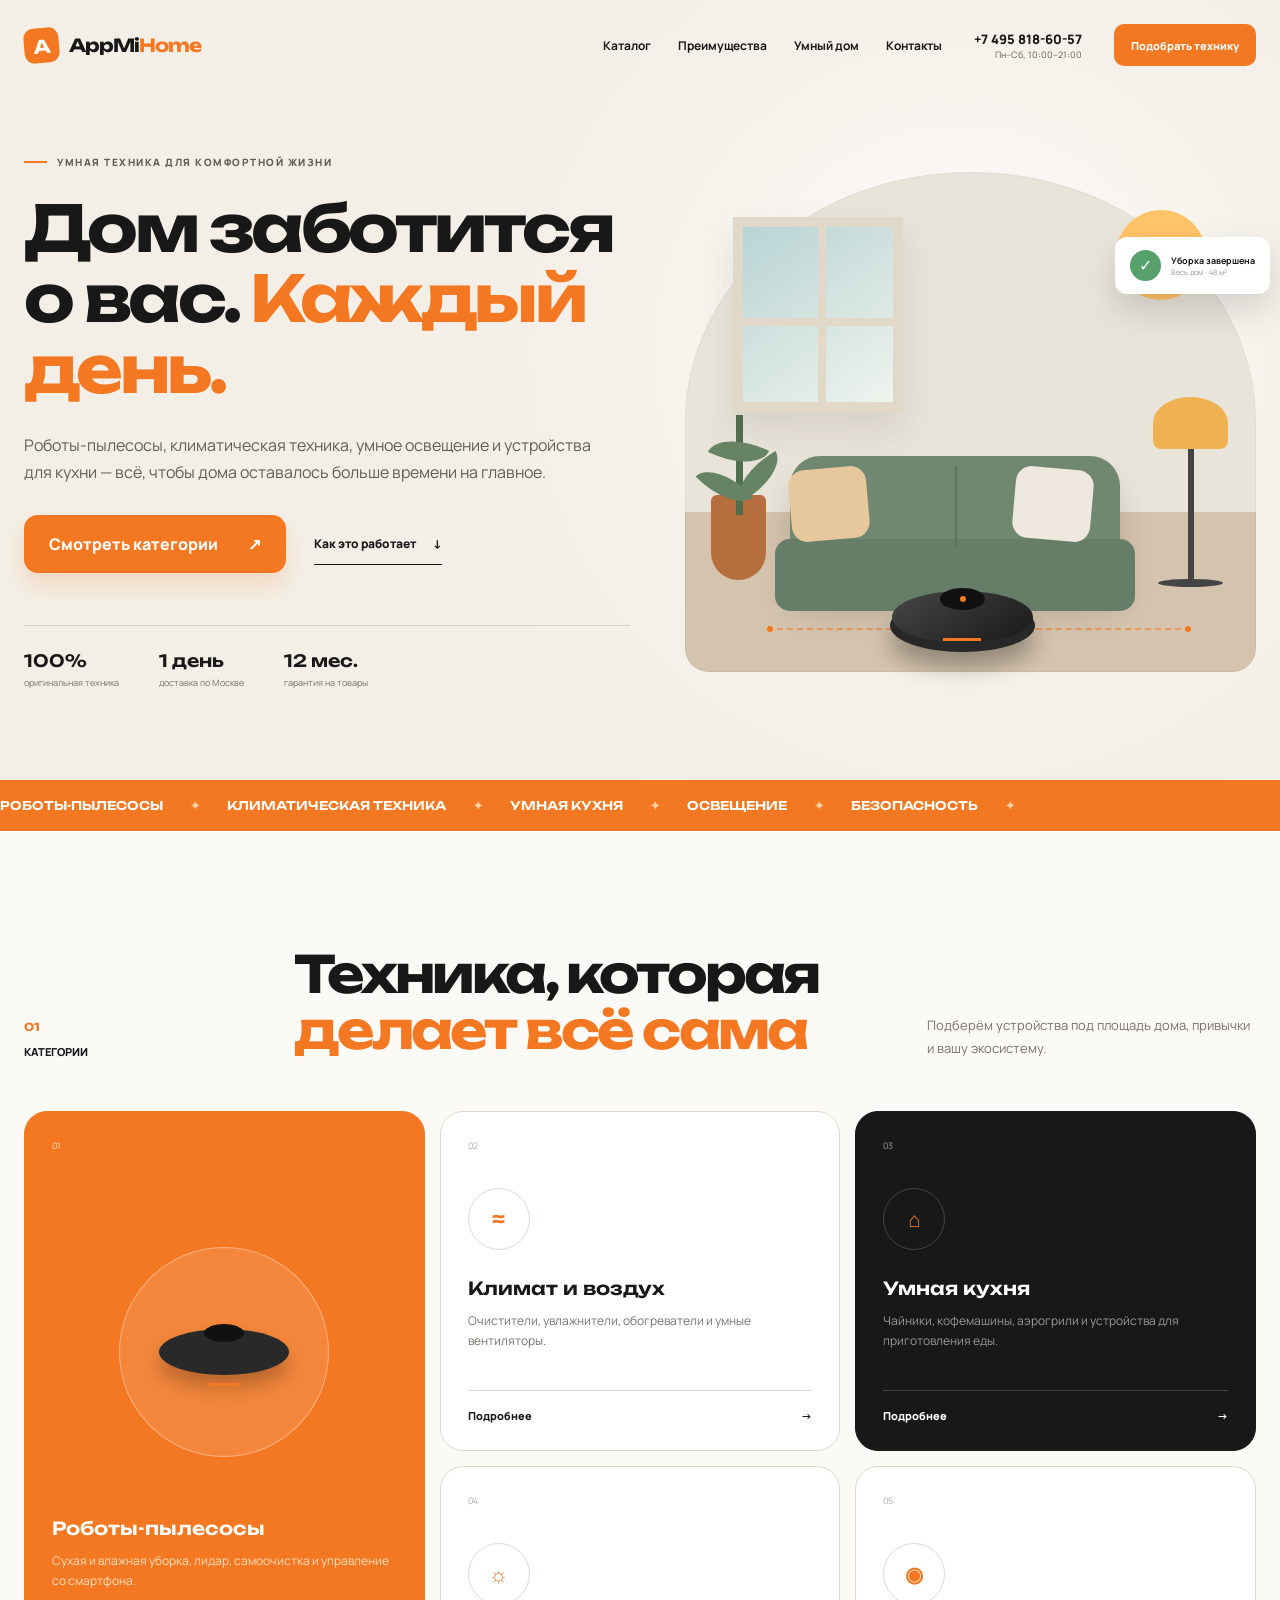
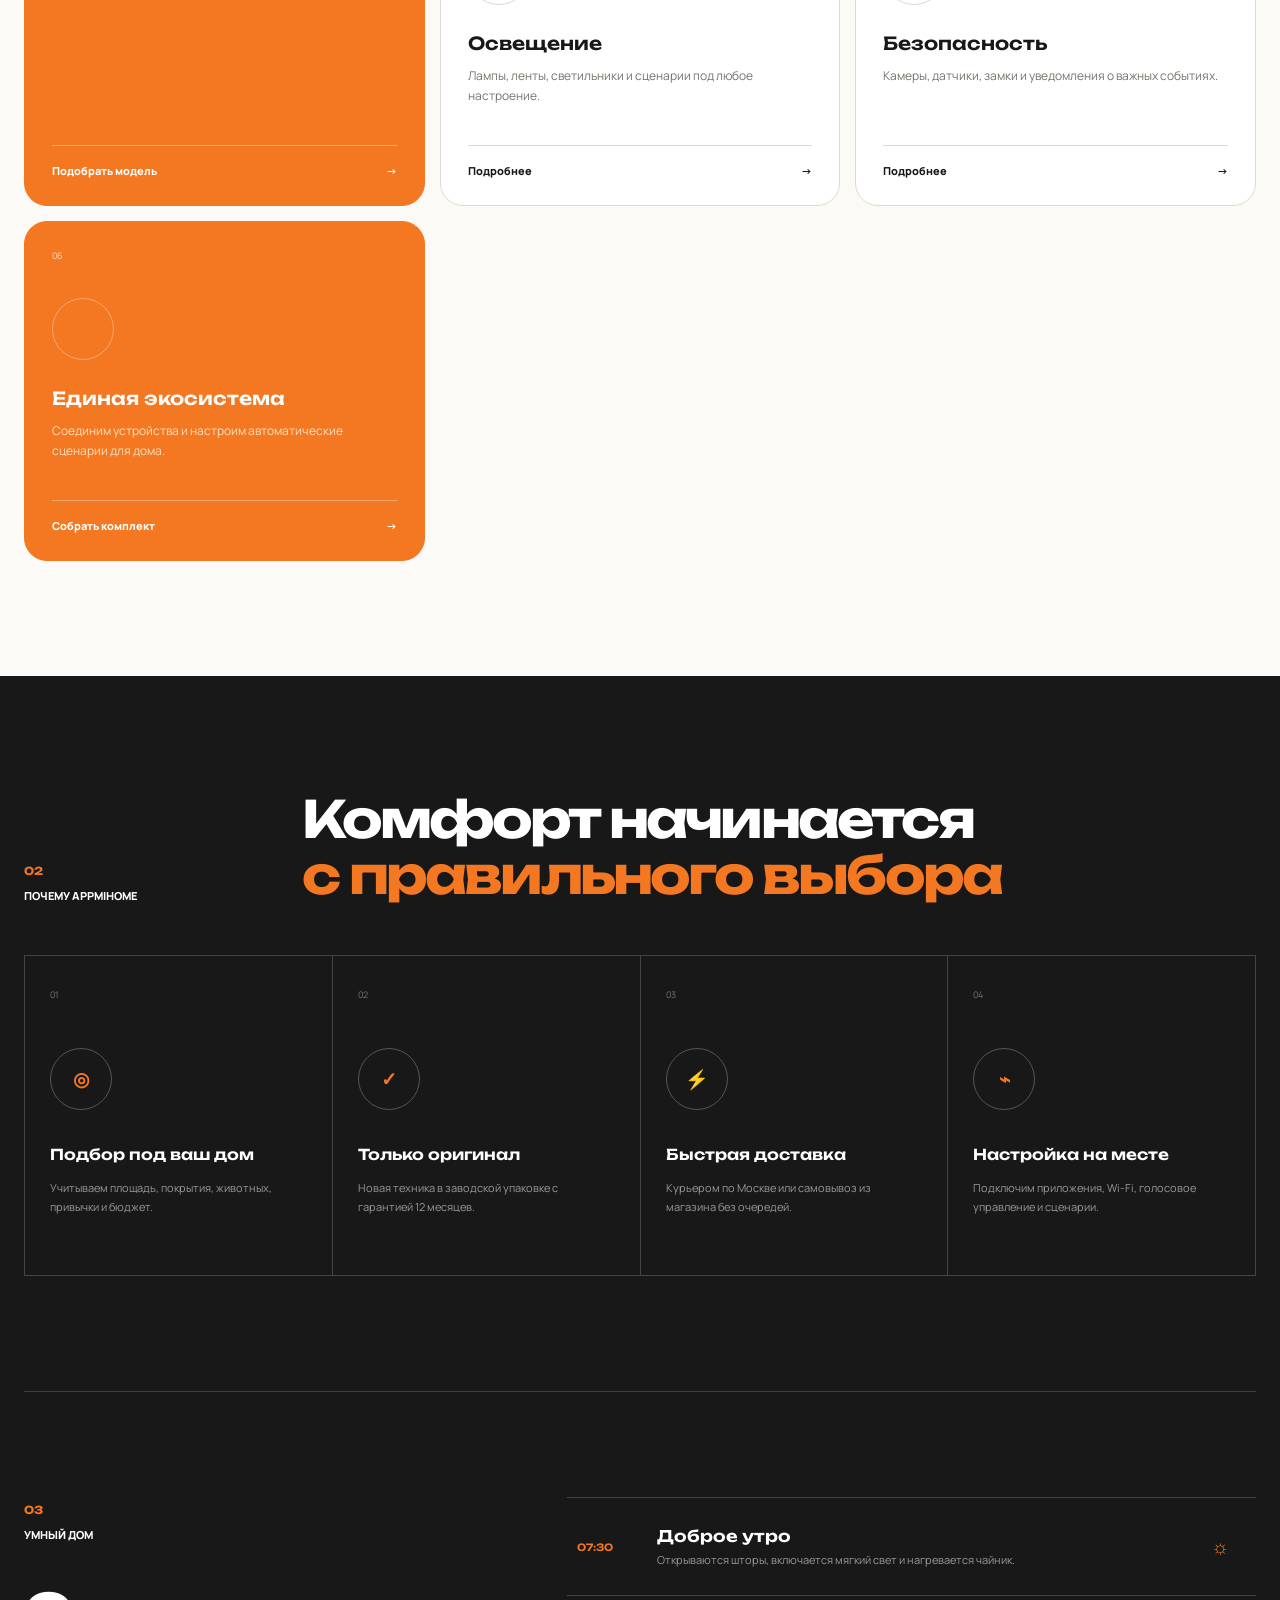
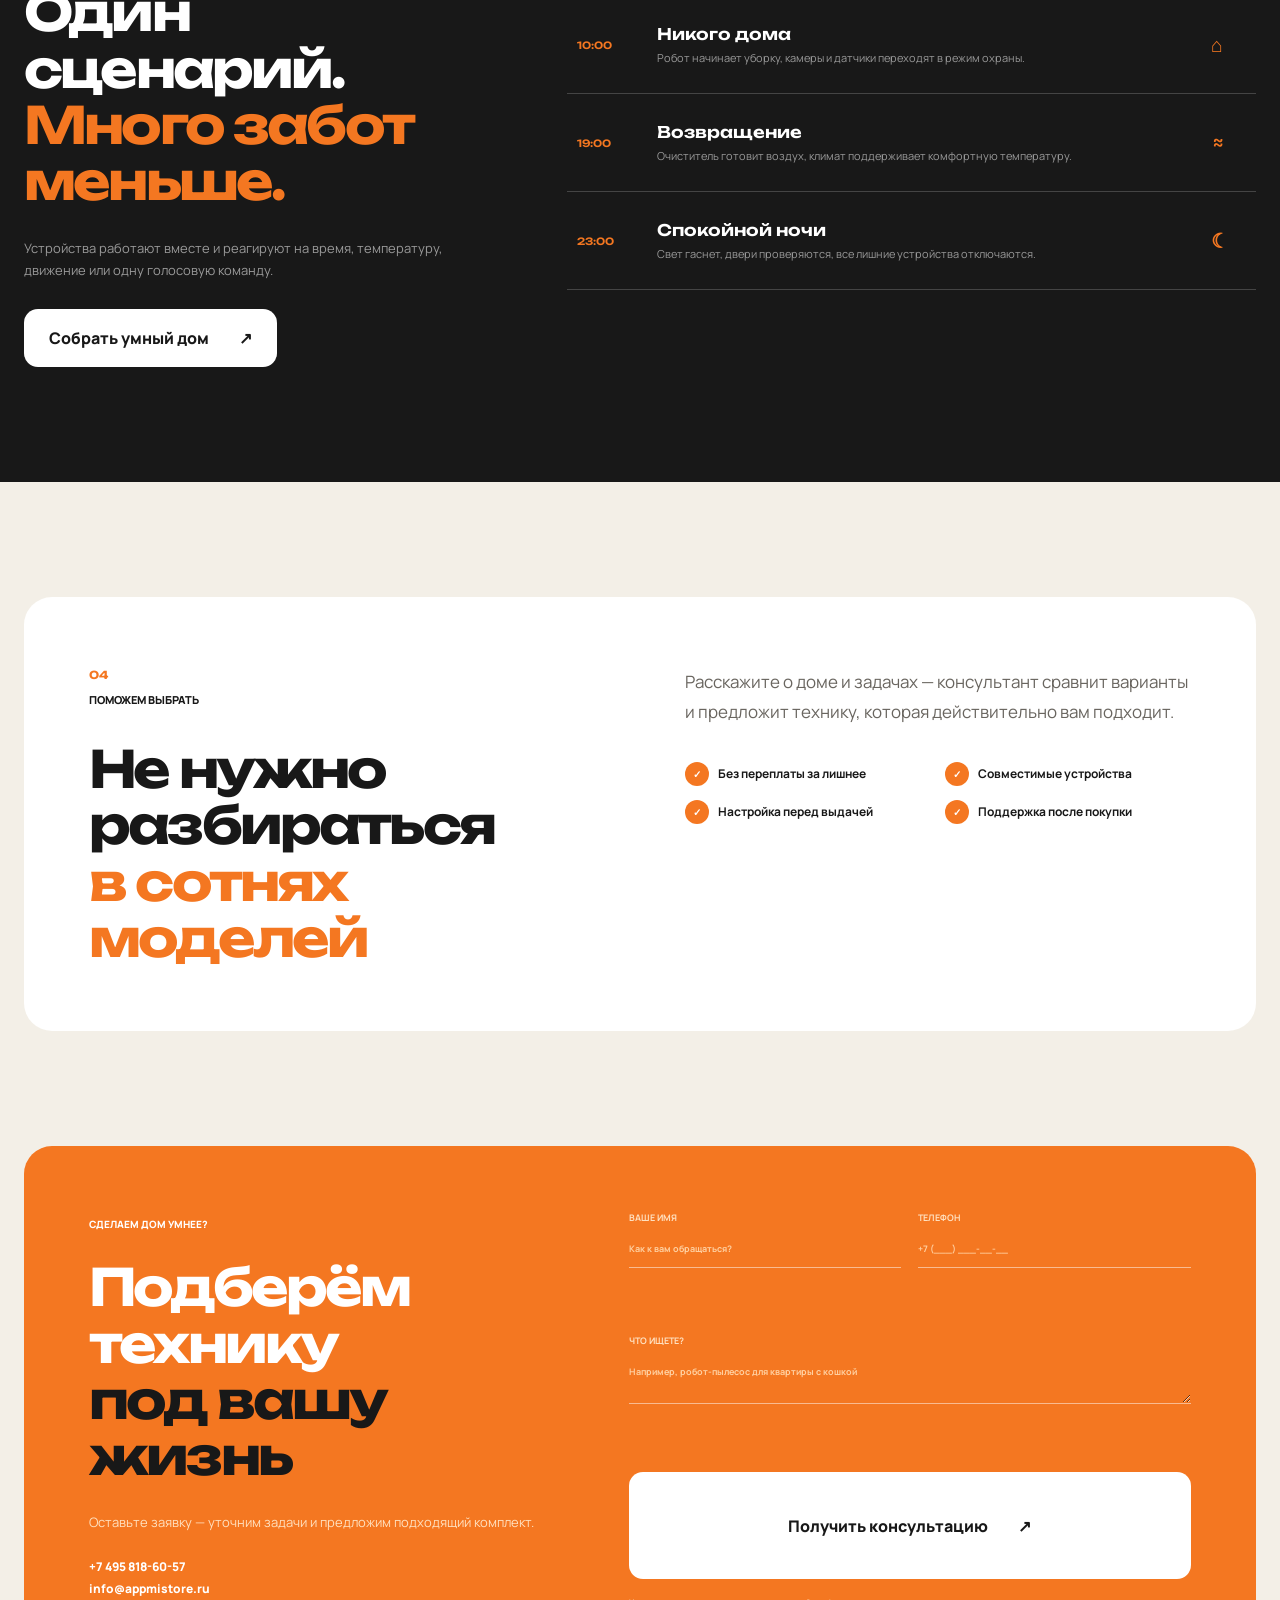
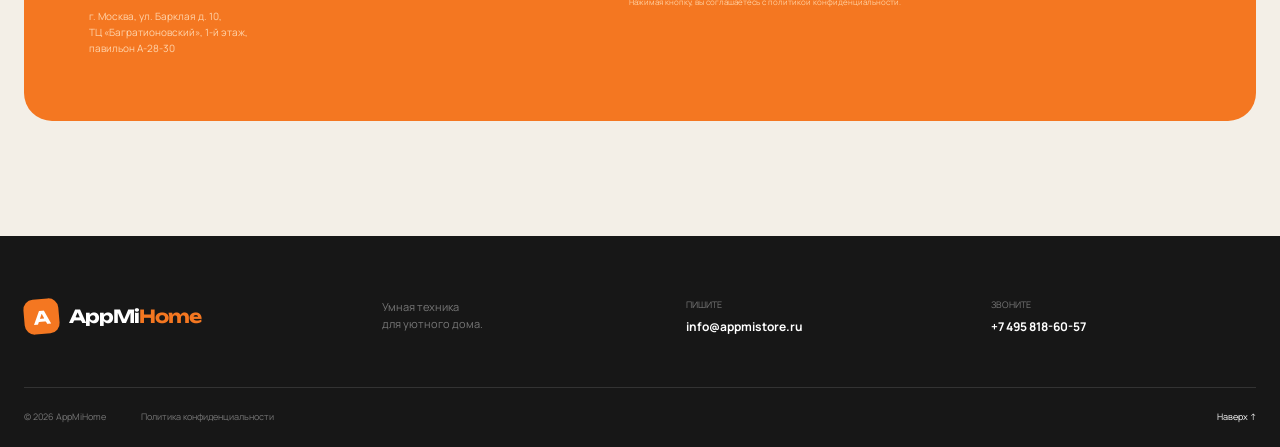
<file: appmihome/index.html>
<!doctype html>
<html lang="ru">
<head>
  <meta charset="utf-8">
  <meta name="viewport" content="width=device-width, initial-scale=1">
  <meta name="description" content="AppMiHome — умная бытовая техника для комфортного дома.">
  <title>AppMiHome — умная техника для дома</title>
  <link rel="stylesheet" href="style.css">
</head>
<body>
  <header class="header">
    <div class="container header__inner">
      <a class="logo" href="#top" aria-label="AppMiHome — на главную">
        <span class="logo__mark">A</span><span>AppMi<span>Home</span></span>
      </a>
      <nav class="nav" aria-label="Основная навигация">
        <a href="#catalog">Каталог</a><a href="#benefits">Преимущества</a><a href="#smart-home">Умный дом</a><a href="#contacts">Контакты</a>
      </nav>
      <div class="header__contact"><a href="tel:+74958186057">+7 495 818-60-57</a><span>Пн–Сб, 10:00–21:00</span></div>
      <a class="button button--small" href="#contacts">Подобрать технику</a>
    </div>
  </header>

  <main id="top">
    <section class="hero">
      <div class="container hero__grid">
        <div class="hero__copy">
          <p class="eyebrow"><span></span> Умная техника для комфортной жизни</p>
          <h1>Дом заботится<br>о вас. <em>Каждый день.</em></h1>
          <p class="hero__lead">Роботы-пылесосы, климатическая техника, умное освещение и устройства для кухни — всё, чтобы дома оставалось больше времени на главное.</p>
          <div class="hero__actions"><a class="button" href="#catalog">Смотреть категории <span>↗</span></a><a class="text-link" href="#smart-home">Как это работает <span>↓</span></a></div>
          <div class="stats"><div><strong>100%</strong><span>оригинальная техника</span></div><div><strong>1 день</strong><span>доставка по Москве</span></div><div><strong>12 мес.</strong><span>гарантия на товары</span></div></div>
        </div>

        <div class="hero__scene" aria-label="Умная гостиная с роботом-пылесосом">
          <div class="sun"></div><div class="window"><i></i><i></i></div>
          <div class="plant"><i></i><i></i><i></i><span></span></div>
          <div class="sofa"><span></span><i></i><i></i></div>
          <div class="lamp"><i></i><span></span></div>
          <div class="vacuum"><i></i><span></span><b></b></div>
          <div class="route"><i></i><i></i><i></i></div>
          <div class="status"><i>✓</i><span><b>Уборка завершена</b><small>Весь дом · 48 м²</small></span></div>
        </div>
      </div>
    </section>

    <div class="ticker"><div>РОБОТЫ-ПЫЛЕСОСЫ <span>✦</span> КЛИМАТИЧЕСКАЯ ТЕХНИКА <span>✦</span> УМНАЯ КУХНЯ <span>✦</span> ОСВЕЩЕНИЕ <span>✦</span> БЕЗОПАСНОСТЬ <span>✦</span></div></div>

    <section class="section catalog" id="catalog">
      <div class="container">
        <div class="heading"><div><span>01</span><p>Категории</p></div><h2>Техника, которая<br><em>делает всё сама</em></h2><p>Подберём устройства под площадь дома, привычки и вашу экосистему.</p></div>
        <div class="catalog__grid">
          <article class="category category--main"><span>01</span><div class="category__icon vacuum-icon"><i></i><b></b></div><h3>Роботы-пылесосы</h3><p>Сухая и влажная уборка, лидар, самоочистка и управление со смартфона.</p><a href="#contacts">Подобрать модель <b>→</b></a></article>
          <article class="category"><span>02</span><div class="category__icon">≈</div><h3>Климат и воздух</h3><p>Очистители, увлажнители, обогреватели и умные вентиляторы.</p><a href="#contacts">Подробнее <b>→</b></a></article>
          <article class="category category--dark"><span>03</span><div class="category__icon">⌂</div><h3>Умная кухня</h3><p>Чайники, кофемашины, аэрогрили и устройства для приготовления еды.</p><a href="#contacts">Подробнее <b>→</b></a></article>
          <article class="category"><span>04</span><div class="category__icon">☼</div><h3>Освещение</h3><p>Лампы, ленты, светильники и сценарии под любое настроение.</p><a href="#contacts">Подробнее <b>→</b></a></article>
          <article class="category"><span>05</span><div class="category__icon">◉</div><h3>Безопасность</h3><p>Камеры, датчики, замки и уведомления о важных событиях.</p><a href="#contacts">Подробнее <b>→</b></a></article>
          <article class="category category--orange"><span>06</span><div class="category__icon">⌁</div><h3>Единая экосистема</h3><p>Соединим устройства и настроим автоматические сценарии для дома.</p><a href="#contacts">Собрать комплект <b>→</b></a></article>
        </div>
      </div>
    </section>

    <section class="section benefits" id="benefits">
      <div class="container">
        <div class="heading heading--light"><div><span>02</span><p>Почему AppMiHome</p></div><h2>Комфорт начинается<br><em>с правильного выбора</em></h2></div>
        <div class="benefit-grid">
          <article><span>01</span><div>◎</div><h3>Подбор под ваш дом</h3><p>Учитываем площадь, покрытия, животных, привычки и бюджет.</p></article>
          <article><span>02</span><div>✓</div><h3>Только оригинал</h3><p>Новая техника в заводской упаковке с гарантией 12 месяцев.</p></article>
          <article><span>03</span><div>⚡</div><h3>Быстрая доставка</h3><p>Курьером по Москве или самовывоз из магазина без очередей.</p></article>
          <article><span>04</span><div>⌁</div><h3>Настройка на месте</h3><p>Подключим приложения, Wi-Fi, голосовое управление и сценарии.</p></article>
        </div>
      </div>
    </section>

    <section class="section smart-home" id="smart-home">
      <div class="container smart-home__grid">
        <div class="smart-home__intro"><span>03</span><p>Умный дом</p><h2>Один сценарий.<br><em>Много забот меньше.</em></h2><p class="smart-home__text">Устройства работают вместе и реагируют на время, температуру, движение или одну голосовую команду.</p><a class="button button--light" href="#contacts">Собрать умный дом <span>↗</span></a></div>
        <ol class="scenarios">
          <li><span>07:30</span><div><h3>Доброе утро</h3><p>Открываются шторы, включается мягкий свет и нагревается чайник.</p></div><b>☼</b></li>
          <li><span>10:00</span><div><h3>Никого дома</h3><p>Робот начинает уборку, камеры и датчики переходят в режим охраны.</p></div><b>⌂</b></li>
          <li><span>19:00</span><div><h3>Возвращение</h3><p>Очиститель готовит воздух, климат поддерживает комфортную температуру.</p></div><b>≈</b></li>
          <li><span>23:00</span><div><h3>Спокойной ночи</h3><p>Свет гаснет, двери проверяются, все лишние устройства отключаются.</p></div><b>☾</b></li>
        </ol>
      </div>
    </section>

    <section class="section selection">
      <div class="container selection__card">
        <div><span>04</span><p>Поможем выбрать</p><h2>Не нужно разбираться<br><em>в сотнях моделей</em></h2></div>
        <div><p>Расскажите о доме и задачах — консультант сравнит варианты и предложит технику, которая действительно вам подходит.</p><ul><li><span>✓</span> Без переплаты за лишнее</li><li><span>✓</span> Совместимые устройства</li><li><span>✓</span> Настройка перед выдачей</li><li><span>✓</span> Поддержка после покупки</li></ul></div>
      </div>
    </section>

    <section class="contact section" id="contacts">
      <div class="container contact__card">
        <div class="contact__copy"><span>Сделаем дом умнее?</span><h2>Подберём технику<br><em>под вашу жизнь</em></h2><p>Оставьте заявку — уточним задачи и предложим подходящий комплект.</p><div class="contact-data"><a href="tel:+74958186057">+7 495 818-60-57</a><a href="mailto:info@appmistore.ru">info@appmistore.ru</a><address>г. Москва, ул. Барклая д. 10,<br>ТЦ «Багратионовский», 1-й этаж,<br>павильон А-28-30</address></div></div>
        <form action="#" method="post"><label>Ваше имя<input type="text" name="name" placeholder="Как к вам обращаться?" required></label><label>Телефон<input type="tel" name="phone" placeholder="+7 (___) ___-__-__" required></label><label class="wide">Что ищете?<textarea name="message" rows="2" placeholder="Например, робот-пылесос для квартиры с кошкой"></textarea></label><button class="button wide" type="submit">Получить консультацию <span>↗</span></button><small class="wide">Нажимая кнопку, вы соглашаетесь с политикой конфиденциальности.</small></form>
      </div>
    </section>
  </main>

  <footer class="footer">
    <div class="container footer__top"><a class="logo" href="#top"><span class="logo__mark">A</span><span>AppMi<span>Home</span></span></a><p>Умная техника<br>для уютного дома.</p><div><small>Пишите</small><a href="mailto:info@appmistore.ru">info@appmistore.ru</a></div><div><small>Звоните</small><a href="tel:+74958186057">+7 495 818-60-57</a></div></div>
    <div class="container footer__bottom"><span>© 2026 AppMiHome</span><a href="#">Политика конфиденциальности</a><a href="#top">Наверх ↑</a></div>
  </footer>
</body>
</html>
</file>
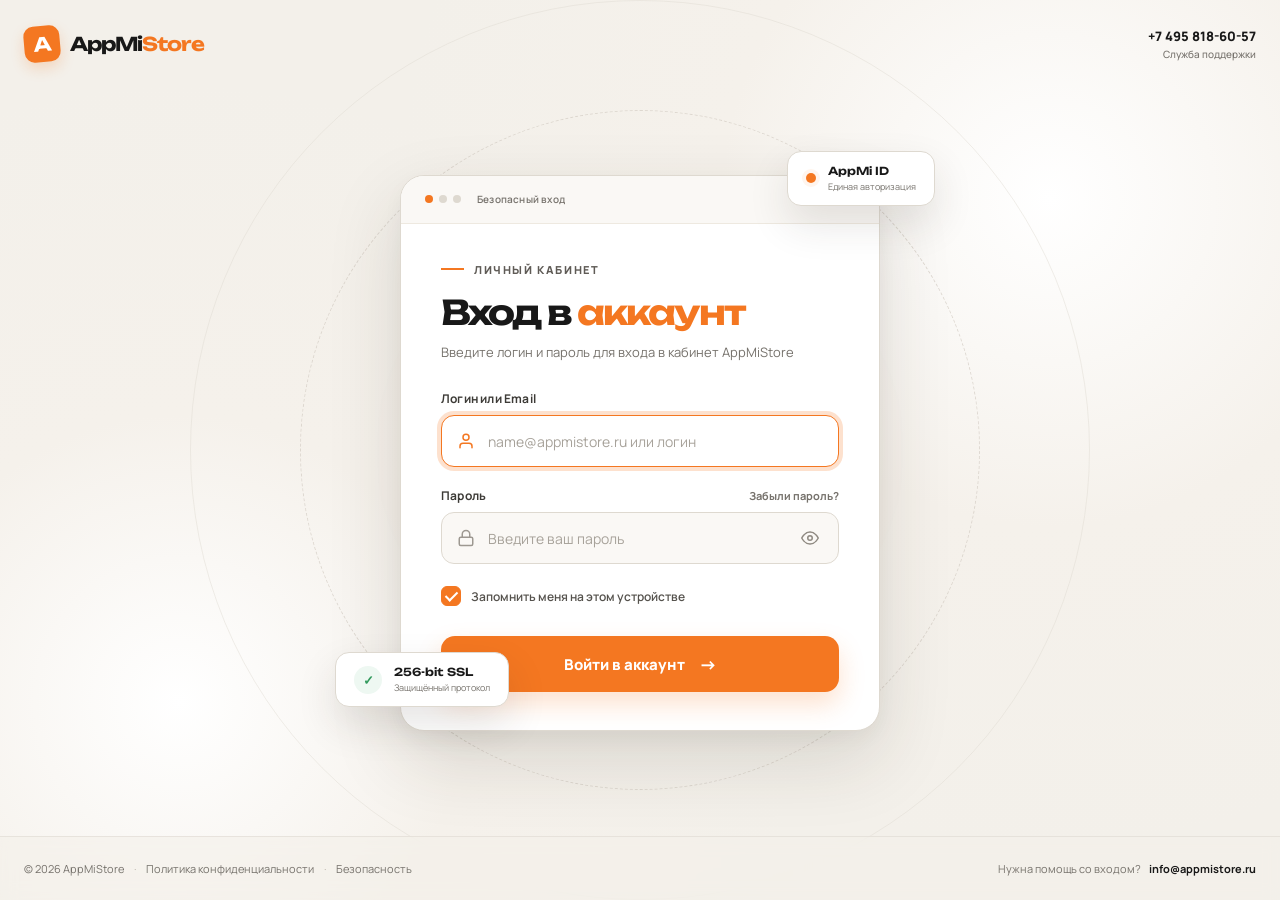
<file: appmilogin/index.html>
<!doctype html>
<html lang="ru">
<head>
  <meta charset="utf-8">
  <meta name="viewport" content="width=device-width, initial-scale=1">
  <meta name="description" content="Вход в личный кабинет AppMiStore — авторизация по логину и паролю.">
  <title>AppMiStore — Вход в личный кабинет</title>
  <link rel="stylesheet" href="style.css">
</head>
<body class="auth-page">
  <!-- Фоновые декоративные элементы в фирменном стиле AppMi -->
  <div class="bg-decorations" aria-hidden="true">
    <div class="orbit orbit--one"></div>
    <div class="orbit orbit--two"></div>
    <div class="bg-glow"></div>
  </div>

  <header class="header">
    <div class="container header__inner">
      <a class="logo" href="#" aria-label="AppMiStore">
        <span class="logo__mark">A</span>
        <span>AppMi<span>Store</span></span>
      </a>

      <div class="header__right">
        <div class="header__contact">
          <a class="phone" href="tel:+74958186057">+7 495 818-60-57</a>
          <span>Служба поддержки</span>
        </div>
      </div>
    </div>
  </header>

  <main class="auth-main">
    <div class="auth-wrapper">

      <!-- Плавающие информационные бейджи в стиле других страниц AppMi -->
      <div class="floating-badge floating-badge--top" aria-hidden="true">
        <span class="badge-dot"></span>
        <div class="badge-text">
          <strong>AppMi ID</strong>
          <small>Единая авторизация</small>
        </div>
      </div>

      <div class="floating-badge floating-badge--bottom" aria-hidden="true">
        <div class="badge-icon">✓</div>
        <div class="badge-text">
          <strong>256-bit SSL</strong>
          <small>Защищённый протокол</small>
        </div>
      </div>

      <!-- Основная карточка авторизации -->
      <section class="auth-card" aria-labelledby="auth-title">
        <div class="card-dots" aria-hidden="true">
          <div class="window-dots"><i></i><i></i><i></i></div>
          <span class="card-dots__title">Безопасный вход</span>
          <b class="card-dots__status">● онлайн</b>
        </div>

        <div class="auth-card__body">
          <div class="eyebrow">
            <span></span> Личный кабинет
          </div>

          <h1 id="auth-title">Вход в <em>аккаунт</em></h1>
          <p class="auth-lead">Введите логин и пароль для входа в кабинет AppMiStore</p>

          <form class="auth-form" id="loginForm" method="post" action="#" novalidate>
            <!-- Блок сообщения / ошибки -->
            <div class="form-alert" id="formAlert" style="display: none;" role="alert"></div>

            <div class="form-group">
              <label for="login" class="form-label">Логин или Email</label>
              <div class="input-wrapper">
                <span class="input-icon" aria-hidden="true">
                  <svg width="18" height="18" viewBox="0 0 24 24" fill="none" stroke="currentColor" stroke-width="2" stroke-linecap="round" stroke-linejoin="round">
                    <path d="M20 21v-2a4 4 0 0 0-4-4H8a4 4 0 0 0-4 4v2"></path>
                    <circle cx="12" cy="7" r="4"></circle>
                  </svg>
                </span>
                <input
                  type="text"
                  id="login"
                  name="login"
                  class="form-input"
                  placeholder="name@appmistore.ru или логин"
                  required
                  autocomplete="username"
                  autofocus
                >
              </div>
            </div>

            <div class="form-group">
              <div class="label-row">
                <label for="password" class="form-label">Пароль</label>
                <a href="#forgot" class="forgot-link" id="forgotLink">Забыли пароль?</a>
              </div>
              <div class="input-wrapper">
                <span class="input-icon" aria-hidden="true">
                  <svg width="18" height="18" viewBox="0 0 24 24" fill="none" stroke="currentColor" stroke-width="2" stroke-linecap="round" stroke-linejoin="round">
                    <rect x="3" y="11" width="18" height="11" rx="2" ry="2"></rect>
                    <path d="M7 11V7a5 5 0 0 1 10 0v4"></path>
                  </svg>
                </span>
                <input
                  type="password"
                  id="password"
                  name="password"
                  class="form-input"
                  placeholder="Введите ваш пароль"
                  required
                  autocomplete="current-password"
                >
                <button
                  type="button"
                  class="toggle-password"
                  id="togglePassword"
                  aria-label="Показать пароль"
                  title="Показать пароль"
                >
                  <svg class="eye-open" width="18" height="18" viewBox="0 0 24 24" fill="none" stroke="currentColor" stroke-width="2" stroke-linecap="round" stroke-linejoin="round">
                    <path d="M1 12s4-8 11-8 11 8 11 8-4 8-11 8-11-8-11-8z"></path>
                    <circle cx="12" cy="12" r="3"></circle>
                  </svg>
                  <svg class="eye-closed" width="18" height="18" viewBox="0 0 24 24" fill="none" stroke="currentColor" stroke-width="2" stroke-linecap="round" stroke-linejoin="round" style="display:none;">
                    <path d="M17.94 17.94A10.07 10.07 0 0 1 12 20c-7 0-11-8-11-8a18.45 18.45 0 0 1 5.06-5.94M9.9 4.24A9.12 9.12 0 0 1 12 4c7 0 11 8 11 8a18.5 18.5 0 0 1-2.16 3.19m-6.72-1.07a3 3 0 1 1-4.24-4.24"></path>
                    <line x1="1" y1="1" x2="23" y2="23"></line>
                  </svg>
                </button>
              </div>
            </div>

            <div class="form-row">
              <label class="checkbox-container">
                <input type="checkbox" name="remember" id="remember" checked>
                <span class="checkmark"></span>
                <span class="checkbox-text">Запомнить меня на этом устройстве</span>
              </label>
            </div>

            <button type="submit" class="button button--full" id="submitBtn">
              <span class="button__text">Войти в аккаунт</span>
              <span class="button__arrow">→</span>
            </button>
          </form>
        </div>
      </section>

    </div>
  </main>

  <footer class="footer">
    <div class="container footer__inner">
      <div class="footer__copy">
        <span>© 2026 AppMiStore</span>
        <span class="footer__sep">·</span>
        <a href="#">Политика конфиденциальности</a>
        <span class="footer__sep">·</span>
        <a href="#">Безопасность</a>
      </div>
      <div class="footer__help">
        <span>Нужна помощь со входом?</span>
        <a href="mailto:info@appmistore.ru">info@appmistore.ru</a>
      </div>
    </div>
  </footer>

  <script src="script.js"></script>
</body>
</html>
</file>
<file: appmibitrix/style.css>
@import url('https://fonts.googleapis.com/css2?family=Manrope:wght@400;500;600;700;800&family=Unbounded:wght@500;600;700&display=swap');

:root {
  --red: #f47a21;
  --red-dark: #d95f0f;
  --ink: #171717;
  --muted: #77746f;
  --cream: #f3f0ea;
  --paper: #fbfaf7;
  --line: #ddd8cf;
}

* { box-sizing: border-box; }
html { scroll-behavior: smooth; }
body { margin: 0; color: var(--ink); background: var(--paper); font-family: "Manrope", Arial, sans-serif; }
a { color: inherit; text-decoration: none; }
button, input, textarea { font: inherit; }
.container { width: min(1240px, calc(100% - 48px)); margin: 0 auto; }

.header { position: absolute; inset: 0 0 auto; z-index: 10; padding: 24px 0; }
.header__inner { display: flex; align-items: center; gap: 34px; }
.logo { display: flex; align-items: center; gap: 10px; font-family: "Unbounded", sans-serif; font-weight: 700; font-size: 18px; letter-spacing: -1px; }
.logo > span > span { color: var(--red); }
.logo__mark { display: grid; place-items: center; width: 34px; height: 34px; color: white; background: var(--red); border-radius: 9px; font-size: 19px; transform: rotate(-5deg); }
.nav { display: flex; gap: 28px; margin-left: auto; font-size: 13px; font-weight: 700; }
.nav a { transition: color .2s; }
.nav a:hover { color: var(--red); }
.header__contact { display: flex; flex-direction: column; align-items: flex-end; }
.phone { font-size: 14px; font-weight: 800; }
.header__contact span { color: var(--muted); font-size: 10px; }
.button { display: inline-flex; justify-content: center; align-items: center; gap: 34px; min-height: 58px; padding: 0 25px; border: 0; border-radius: 14px; color: white; background: var(--red); font-weight: 800; cursor: pointer; box-shadow: 0 10px 24px rgba(244,122,33,.2); transition: transform .2s, background .2s; }
.button:hover { background: var(--red-dark); transform: translateY(-2px); }
.button--small { min-height: 42px; padding: 0 17px; border-radius: 10px; font-size: 12px; box-shadow: none; }

.hero { position: relative; overflow: hidden; min-height: 790px; padding: 155px 0 85px; background: radial-gradient(circle at 75% 48%, #fff 0, #f4f1eb 27%, transparent 49%), var(--cream); }
.hero::before { content: ""; position: absolute; width: 460px; height: 460px; top: -250px; left: -180px; border: 1px solid #ded8cf; border-radius: 50%; }
.hero__grid { display: grid; grid-template-columns: 1.02fr .98fr; align-items: center; gap: 60px; }
.eyebrow { display: flex; align-items: center; gap: 10px; margin-bottom: 24px; color: #5f5b56; font-size: 11px; font-weight: 800; letter-spacing: 1.6px; text-transform: uppercase; }
.eyebrow span { width: 23px; height: 2px; background: var(--red); }
h1, h2 { margin: 0; font-family: "Unbounded", sans-serif; letter-spacing: -.055em; line-height: 1.1; }
h1 { font-size: clamp(45px, 5vw, 74px); }
h1 em, h2 em { color: var(--red); font-style: normal; }
.hero__text { max-width: 560px; margin: 28px 0; color: #625f5a; font-size: 17px; line-height: 1.7; }
.hero__actions { display: flex; align-items: center; gap: 28px; }
.text-link { padding: 12px 0; border-bottom: 1px solid var(--ink); font-size: 13px; font-weight: 800; }
.text-link span { margin-left: 15px; }
.hero__trust { display: flex; gap: 42px; margin-top: 55px; padding-top: 24px; border-top: 1px solid #d6d0c7; }
.hero__trust div { display: flex; flex-direction: column; }
.hero__trust strong { font-family: "Unbounded", sans-serif; font-size: 20px; }
.hero__trust span { margin-top: 5px; color: var(--muted); font-size: 10px; }

.hero__visual { position: relative; min-height: 500px; display: grid; place-items: center; }
.orbit { position: absolute; border: 1px solid #ddd6cc; border-radius: 50%; }
.orbit--one { width: 520px; height: 520px; }
.orbit--two { width: 390px; height: 390px; border-style: dashed; animation: spin 28s linear infinite; }
@keyframes spin { to { transform: rotate(360deg); } }
.dashboard { position: relative; z-index: 2; width: 520px; overflow: hidden; background: white; border: 1px solid #e4ded5; border-radius: 18px; box-shadow: 0 32px 70px rgba(47,39,30,.16); transform: rotate(-2deg); }
.dashboard__top { height: 48px; display: flex; align-items: center; gap: 22px; padding: 0 17px; border-bottom: 1px solid #eeeae4; font-size: 9px; }
.dashboard__top > span { color: #918d87; }
.dashboard__top b { margin-left: auto; color: #52a86c; font-weight: 600; }
.window-dots { display: flex; gap: 5px; }
.window-dots i { width: 6px; height: 6px; background: #dbd7d1; border-radius: 50%; }
.window-dots i:first-child { background: var(--red); }
.dashboard__body { display: grid; grid-template-columns: 62px 1fr; min-height: 312px; }
.dashboard aside { display: flex; flex-direction: column; align-items: center; gap: 24px; padding: 20px 0; background: #1d1e20; }
.dashboard aside strong { display: grid; place-items: center; width: 28px; height: 28px; color: white; background: var(--red); border-radius: 7px; font-size: 9px; }
.dashboard aside i { width: 17px; height: 5px; border-radius: 5px; background: #4b4b4d; }
.dashboard__main { padding: 25px 28px; }
.dashboard__main > small { color: #9b9790; font-size: 9px; }
.dashboard__main h3 { margin: 4px 0 18px; font-size: 18px; }
.metric-row { display: grid; grid-template-columns: 1fr 1fr; gap: 12px; }
.metric { display: grid; grid-template-columns: 1fr auto; gap: 5px; padding: 13px; background: #f6f4f0; border-radius: 9px; }
.metric span { grid-column: 1/-1; color: #8e8a84; font-size: 8px; }
.metric strong { font-size: 15px; }
.metric small { align-self: center; color: #51a469; font-size: 8px; }
.chart { height: 105px; display: flex; align-items: flex-end; gap: 14px; margin-top: 20px; padding: 10px 12px 0; border-bottom: 1px solid #ebe7e0; background: repeating-linear-gradient(to bottom, transparent 0 25px, #f2eee8 26px); }
.chart span { flex: 1; height: var(--h); min-width: 8px; border-radius: 4px 4px 0 0; background: var(--red); opacity: .82; }
.chart-labels { display: flex; justify-content: space-around; padding: 6px 7px; color: #aaa59e; font-size: 7px; }
.floating-card { position: absolute; z-index: 3; display: flex; align-items: center; gap: 11px; padding: 13px 16px; background: white; border-radius: 12px; box-shadow: 0 18px 40px rgba(42,34,25,.16); }
.floating-card span { display: flex; flex-direction: column; font-size: 9px; line-height: 1.4; }
.floating-card--speed { top: 58px; right: -10px; }
.floating-card--speed > b { display: grid; place-items: center; width: 43px; height: 43px; color: var(--red); border: 4px solid var(--red); border-left-color: #eee; border-radius: 50%; font-size: 13px; }
.floating-card--orders { bottom: 55px; left: -15px; }
.floating-card--orders > i { display: grid; place-items: center; width: 32px; height: 32px; color: white; background: #50a66c; border-radius: 50%; font-style: normal; }
.floating-card--orders small { color: #9b9790; }

.ticker { overflow: hidden; padding: 18px 0; color: white; background: var(--red); font-family: "Unbounded", sans-serif; font-size: 13px; font-weight: 600; white-space: nowrap; }
.ticker div { width: max-content; animation: ticker 22s linear infinite; }
.ticker span { padding: 0 24px; color: #ffd09f; }
@keyframes ticker { to { transform: translateX(-30%); } }
.section { padding: 120px 0; }
.section-number { color: var(--red); font-family: "Unbounded", sans-serif; font-size: 12px; font-weight: 700; }
.section-heading { display: grid; grid-template-columns: .7fr 1.8fr 1fr; align-items: end; gap: 40px; margin-bottom: 55px; }
.section-heading > div p, .process__intro > p:first-of-type, .about__card > div:first-child > p { margin: 8px 0 0; font-size: 12px; font-weight: 800; text-transform: uppercase; }
.section-heading h2, .process h2, .about h2, .contact h2 { font-size: clamp(34px, 4vw, 54px); }
.section-heading > p { margin: 0; color: var(--muted); font-size: 14px; line-height: 1.7; }
.services__grid { display: grid; grid-template-columns: repeat(3, 1fr); gap: 16px; }
.service-card { position: relative; min-height: 350px; display: flex; flex-direction: column; padding: 28px; overflow: hidden; border: 1px solid var(--line); border-radius: 24px; background: white; transition: transform .25s; }
.service-card:hover { transform: translateY(-6px); }
.service-card__number { color: #aaa49b; font-size: 10px; font-weight: 700; }
.service-card__icon { width: 60px; height: 60px; display: grid; place-items: center; margin: 38px 0 30px; border: 1px solid var(--line); border-radius: 50%; font-size: 25px; }
.service-card h3 { margin: 0; font-family: "Unbounded", sans-serif; font-size: 20px; }
.service-card p { color: var(--muted); font-size: 13px; line-height: 1.65; }
.service-card a { display: flex; justify-content: space-between; margin-top: auto; padding-top: 17px; border-top: 1px solid var(--line); font-size: 12px; font-weight: 800; }
.service-card--accent { color: white; background: var(--red); border-color: var(--red); }
.service-card--accent::after { content: ""; position: absolute; width: 240px; height: 240px; right: -120px; top: -120px; border: 1px solid rgba(255,255,255,.25); border-radius: 50%; }
.service-card--accent p, .service-card--accent .service-card__number { color: #ffe0bd; }
.service-card--accent .service-card__icon, .service-card--accent a { border-color: rgba(255,255,255,.3); }
.service-card--dark { color: white; background: var(--ink); border-color: var(--ink); }
.service-card--dark p, .service-card--dark .service-card__number { color: #aaa; }
.service-card--dark .service-card__icon, .service-card--dark a { border-color: #444; }
.service-card--wide { grid-column: 1/-1; min-height: auto; display: grid; grid-template-columns: 80px 1fr 220px; align-items: center; gap: 25px; }
.service-card--wide .service-card__number { position: absolute; top: 20px; right: 25px; }
.service-card--wide .service-card__icon { margin: 0; }
.service-card--wide p { margin-bottom: 0; }
.service-card--wide a { margin: 0; }

.process { color: white; background: #1a1a1a; }
.process__grid { display: grid; grid-template-columns: .9fr 1.4fr; gap: 110px; }
.process__intro .section-number { color: var(--red); }
.process__intro h2 { margin-top: 45px; }
.process__text { max-width: 440px; margin: 28px 0; color: #aaa; line-height: 1.75; }
.button--light { color: var(--ink); background: white; box-shadow: none; }
.button--light:hover { color: white; }
.steps { margin: 0; padding: 0; list-style: none; border-top: 1px solid #444; }
.steps li { display: grid; grid-template-columns: 58px 1fr 30px; gap: 20px; align-items: center; padding: 29px 10px; border-bottom: 1px solid #444; }
.steps li > span { color: var(--red); font-family: "Unbounded", sans-serif; font-size: 11px; }
.steps h3 { margin: 0 0 6px; font-family: "Unbounded", sans-serif; font-size: 17px; }
.steps p { margin: 0; color: #999; font-size: 12px; }
.steps b { color: var(--red); font-size: 21px; }

.about { background: var(--cream); }
.about__card { display: grid; grid-template-columns: 1fr 1fr; gap: 100px; padding: 70px; background: white; border-radius: 28px; }
.about h2 { margin-top: 35px; }
.about__content > p { margin-top: 8px; color: #69655f; font-size: 18px; line-height: 1.75; }
.about__content ul { display: grid; grid-template-columns: 1fr 1fr; gap: 14px; margin: 36px 0 0; padding: 0; list-style: none; font-size: 13px; font-weight: 700; }
.about__content li { display: flex; align-items: center; gap: 9px; }
.about__content li span { display: grid; place-items: center; width: 24px; height: 24px; flex: 0 0 auto; color: white; background: var(--red); border-radius: 50%; font-size: 11px; }

.contact { background: var(--cream); padding-top: 0; }
.contact__card { display: grid; grid-template-columns: .9fr 1.1fr; gap: 90px; padding: 70px; color: white; background: var(--red); border-radius: 28px; }
.contact__copy > span { font-size: 11px; font-weight: 800; letter-spacing: 1px; text-transform: uppercase; }
.contact h2 { margin: 28px 0; }
.contact h2 em { color: #191919; }
.contact__copy p { max-width: 430px; color: #ffe2c2; font-size: 14px; line-height: 1.7; }
.contact__form { display: grid; grid-template-columns: 1fr 1fr; gap: 18px; }
.contact__form label { color: #ffe0bd; font-size: 10px; font-weight: 700; text-transform: uppercase; }
.contact__form input, .contact__form textarea { width: 100%; margin-top: 7px; padding: 13px 0; color: white; border: 0; border-bottom: 1px solid rgba(255,255,255,.45); outline: 0; background: transparent; resize: vertical; text-transform: none; }
.contact__form input::placeholder, .contact__form textarea::placeholder { color: #ffd09f; }
.contact__form input:focus, .contact__form textarea:focus { border-color: white; }
.form-wide { grid-column: 1/-1; }
.contact__form .button { margin-top: 8px; color: var(--ink); background: white; box-shadow: none; }
.contact__form small { color: #ffd4a6; font-size: 9px; }

.footer { padding: 65px 0 25px; color: white; background: #171717; }
.footer__top { display: grid; grid-template-columns: 1.1fr .9fr .9fr .9fr 1.4fr; gap: 32px; align-items: start; padding-bottom: 55px; }
.logo--footer { color: white; }
.footer__top p { margin: 0; color: #888; font-size: 12px; line-height: 1.6; }
.footer__top div { display: flex; flex-direction: column; gap: 8px; }
.footer__top small { color: #777; font-size: 10px; text-transform: uppercase; }
.footer__top div a { font-size: 13px; font-weight: 700; }
.footer__address address { color: #aaa; font-size: 11px; line-height: 1.65; font-style: normal; }
.footer__bottom { display: flex; gap: 35px; padding-top: 22px; border-top: 1px solid #333; color: #777; font-size: 10px; }
.footer__bottom a:last-child { margin-left: auto; color: white; }

@media (max-width: 1050px) {
  .nav { display: none; }
  .header__contact { margin-left: auto; }
  .hero__grid { grid-template-columns: 1fr; }
  .hero { padding-top: 140px; }
  .hero__content { max-width: 700px; }
  .hero__visual { min-height: 530px; }
  .section-heading { grid-template-columns: .7fr 1.8fr; }
  .section-heading > p { grid-column: 2; }
  .process__grid { gap: 55px; }
  .about__card, .contact__card { gap: 50px; padding: 50px; }
}

@media (max-width: 760px) {
  .container { width: min(100% - 28px, 620px); }
  .header { padding: 17px 0; }
  .header__contact { display: none; }
  .button--small { margin-left: auto; font-size: 10px; min-height: 38px; padding: 0 12px; }
  .logo { font-size: 15px; }
  .logo__mark { width: 30px; height: 30px; }
  .hero { min-height: auto; padding: 120px 0 55px; }
  h1 { font-size: clamp(39px, 12vw, 56px); }
  .hero__text { font-size: 15px; }
  .hero__actions { align-items: stretch; flex-direction: column; gap: 8px; }
  .text-link { width: max-content; }
  .hero__trust { justify-content: space-between; gap: 12px; margin-top: 38px; }
  .hero__trust strong { font-size: 15px; }
  .hero__trust span { font-size: 8px; }
  .hero__visual { min-height: 380px; margin-top: 20px; }
  .orbit--one { width: 360px; height: 360px; }
  .orbit--two { width: 280px; height: 280px; }
  .dashboard { width: 94%; }
  .dashboard__body { min-height: 250px; grid-template-columns: 48px 1fr; }
  .dashboard__main { padding: 18px; }
  .floating-card--speed { right: -5px; top: 25px; }
  .floating-card--orders { left: -5px; bottom: 15px; }
  .section { padding: 75px 0; }
  .section-heading { grid-template-columns: 1fr; gap: 25px; }
  .section-heading > p { grid-column: auto; }
  .services__grid { grid-template-columns: 1fr; }
  .service-card { min-height: 310px; }
  .service-card--wide { grid-column: auto; min-height: 330px; display: flex; align-items: stretch; }
  .service-card--wide .service-card__icon { margin: 38px 0 30px; }
  .service-card--wide a { margin-top: auto; }
  .process__grid, .about__card, .contact__card { grid-template-columns: 1fr; }
  .process__grid { gap: 60px; }
  .about__card, .contact__card { gap: 45px; padding: 34px 24px; }
  .about__content ul { grid-template-columns: 1fr; }
  .contact__form { grid-template-columns: 1fr; }
  .contact__form label { grid-column: 1; }
  .footer__top { grid-template-columns: 1fr 1fr; }
  .footer__address { grid-column: 1 / -1; }
  .footer__bottom { flex-wrap: wrap; }
  .footer__bottom a:last-child { margin-left: 0; }
}

@media (prefers-reduced-motion: reduce) {
  html { scroll-behavior: auto; }
  *, *::before, *::after { animation-duration: .01ms !important; animation-iteration-count: 1 !important; transition-duration: .01ms !important; }
}
</file>
<file: appmibusiness/style.css>
@import url('https://fonts.googleapis.com/css2?family=Manrope:wght@400;500;600;700;800&family=Unbounded:wght@500;600;700&display=swap');
:root{--orange:#f47721;--orange-dark:#d75c0b;--black:#181818;--cream:#f4f0e8;--paper:#fcfbf8;--gray:#77746e;--line:#dfdbd3}
*{box-sizing:border-box}html{scroll-behavior:smooth}body{margin:0;color:var(--black);background:var(--paper);font-family:Manrope,Arial,sans-serif}a{color:inherit;text-decoration:none}button,input{font:inherit}.container{width:min(1240px,calc(100% - 48px));margin:auto}.header{position:absolute;z-index:10;width:100%;padding:24px 0}.header__inner{display:flex;align-items:center;gap:34px}.logo{display:grid;grid-template-columns:36px auto;align-items:center;column-gap:10px;font-family:Unbounded,sans-serif;font-size:17px;font-weight:700;letter-spacing:-1px}.logo__icon{grid-row:1/3;display:grid;place-items:center;width:36px;height:36px;color:#fff;background:var(--orange);border-radius:10px;transform:rotate(-5deg)}.logo small{color:var(--gray);font-family:Manrope,sans-serif;font-size:8px;letter-spacing:1.7px;text-transform:uppercase}.header nav{display:flex;gap:28px;margin-left:auto;font-size:12px;font-weight:700}.header nav a:hover{color:var(--orange)}.button{display:inline-flex;align-items:center;justify-content:center;gap:28px;min-height:58px;padding:0 24px;border:0;border-radius:13px;color:#fff;background:var(--orange);box-shadow:0 13px 26px rgba(244,119,33,.2);font-weight:800;cursor:pointer;transition:.2s}.button:hover{background:var(--orange-dark);transform:translateY(-2px)}.button--small{min-height:42px;padding:0 17px;border-radius:10px;box-shadow:none;font-size:11px}
.hero{overflow:hidden;padding:145px 0 0;background:var(--cream)}.hero__inner{display:grid;grid-template-columns:1fr 1fr;align-items:center;gap:40px}.kicker,.heading>p{margin:0 0 20px;color:var(--orange);font-size:11px;font-weight:800;letter-spacing:1.5px;text-transform:uppercase}.hero h1,.heading h2,.offer h2{margin:0;font-family:Unbounded,sans-serif;font-size:clamp(43px,4.8vw,70px);line-height:1.08;letter-spacing:-.055em}.hero h1 em,.heading h2 em{color:var(--orange);font-style:normal}.hero__lead{max-width:590px;margin:28px 0;color:#66625c;font-size:16px;line-height:1.7}.hero__actions{display:flex;align-items:center;gap:28px}.phone-link{display:flex;flex-direction:column}.phone-link small{color:var(--gray);font-size:9px}.phone-link b{margin-top:4px;font-size:14px}.hero__art{position:relative;min-height:500px}.hero__circle{position:absolute;width:480px;height:480px;inset:10px 0 0 45px;border-radius:50%;background:var(--orange)}.device{position:absolute;z-index:2;background:#242424;box-shadow:0 30px 50px rgba(37,31,23,.25)}.laptop{width:380px;height:245px;left:30px;top:90px;border:10px solid #2d2d2d;border-radius:12px;background:linear-gradient(135deg,#f3f2ee,#c6c4bf)}.laptop:after{content:"";position:absolute;width:440px;height:15px;left:-40px;bottom:-25px;border-radius:3px 3px 15px 15px;background:#444}.laptop span{position:absolute;inset:25px;background:linear-gradient(135deg,var(--orange),#ffb45d);border-radius:4px}.laptop i{position:absolute;width:110px;height:70px;right:42px;top:44px;border:8px solid #fff;border-radius:50%;opacity:.35}.phone{width:115px;height:220px;right:20px;bottom:50px;border:7px solid #262626;border-radius:23px;background:linear-gradient(160deg,#fff,#ddd)}.phone span{position:absolute;inset:10px;border-radius:14px;background:linear-gradient(160deg,#242424,#676767)}.phone i{position:absolute;width:43px;height:43px;top:22px;left:20px;border-radius:50%;background:#111;border:5px solid #777}.phone b{position:absolute;width:32px;height:32px;top:28px;right:17px;border-radius:50%;background:#111}.watch{display:grid;place-items:center;width:94px;height:110px;left:5px;bottom:25px;border:18px solid #252525;border-radius:32px;background:var(--orange);font-size:12px;color:#fff}.hero__badge{position:absolute;z-index:4;top:44px;right:-10px;display:flex;align-items:center;gap:10px;padding:12px 16px;background:#fff;border-radius:12px;box-shadow:0 15px 30px rgba(0,0,0,.15)}.hero__badge b{color:var(--orange);font-family:Unbounded,sans-serif}.hero__badge span{font-size:9px}.hero__art>p{position:absolute;z-index:4;right:65px;bottom:5px;color:#fff;font-size:10px;font-weight:700}.hero__uses{display:grid;grid-template-columns:repeat(3,1fr);margin-top:55px;border-top:1px solid #d9d3ca}.hero__uses>div{position:relative;padding:28px 34px 30px;border-right:1px solid #d9d3ca}.hero__uses>div:first-child{border-left:1px solid #d9d3ca}.hero__uses span{position:absolute;right:20px;color:#b1aca4;font-size:9px}.hero__uses b{display:block;font-family:Unbounded,sans-serif;font-size:14px}.hero__uses p{margin:6px 0 0;color:var(--gray);font-size:10px}
.section{padding:115px 0}.heading{display:grid;grid-template-columns:.7fr 2fr;align-items:end;margin-bottom:52px}.heading>p{align-self:start}.heading h2{font-size:clamp(35px,4vw,55px)}.category-grid{display:grid;grid-template-columns:repeat(3,1fr);gap:14px}.category{position:relative;min-height:310px;padding:25px;overflow:hidden;border:1px solid var(--line);border-radius:22px;background:#f3f0ea;transition:.25s}.category:hover{transform:translateY(-5px);border-color:var(--orange)}.category>span{color:#aaa39a;font-size:9px}.category h3{position:relative;z-index:2;margin-top:25px;font-family:Unbounded,sans-serif;font-size:19px}.category>i{position:absolute;right:24px;bottom:24px;z-index:4;display:grid;place-items:center;width:40px;height:40px;border-radius:50%;color:#fff;background:var(--orange);font-style:normal}.mini-phone{position:absolute;width:115px;height:190px;right:58px;bottom:-35px;border:8px solid #222;border-radius:22px;background:linear-gradient(160deg,var(--orange),#ffd078);transform:rotate(12deg)}.mini-laptop{position:absolute;width:230px;height:135px;right:-18px;bottom:25px;border:8px solid #333;border-radius:8px;background:linear-gradient(135deg,#444,#aaa);transform:rotate(-8deg)}.mini-laptop:after{content:"";position:absolute;width:270px;height:10px;left:-28px;bottom:-15px;background:#555}.mini-watch{position:absolute;right:72px;bottom:-20px;width:105px;height:155px;display:grid;place-items:center;color:#fff;border:24px solid #222;border-radius:38px;background:var(--orange);font-size:11px}.category--audio{background:var(--orange);color:#fff}.category--audio>span{color:#ffd6af}.category--audio>i{color:var(--orange);background:#fff}.headphones{position:absolute;right:25px;bottom:-45px;width:170px;height:170px;display:grid;place-items:center;border:24px solid #222;border-bottom-color:transparent;border-radius:50%;font-size:60px;color:#222}.gamepad{position:absolute;right:22px;bottom:30px;width:180px;height:105px;display:grid;place-items:center;border-radius:45% 45% 35% 35%;color:#aaa;background:#272727;font-size:18px;transform:rotate(-9deg)}.drone{position:absolute;right:35px;bottom:15px;color:#333;font-size:160px;line-height:1;transform:rotate(12deg)}
.benefits{color:#fff;background:var(--black)}.heading--light h2{color:#fff}.benefit-grid{display:grid;grid-template-columns:repeat(4,1fr);border-top:1px solid #444;border-left:1px solid #444}.benefit-grid article{min-height:345px;padding:25px;border-right:1px solid #444;border-bottom:1px solid #444}.benefit-grid article>span{color:#777;font-size:9px}.benefit-icon{display:grid;place-items:center;width:65px;height:65px;margin:48px 0 38px;border:1px solid #555;border-radius:50%;color:var(--orange);font-family:Unbounded,sans-serif;font-size:20px}.benefit-grid h3{font-family:Unbounded,sans-serif;font-size:16px}.benefit-grid p{color:#999;font-size:12px;line-height:1.7}.timeline{display:grid;grid-template-columns:repeat(4,1fr);margin:0;padding:0;list-style:none}.timeline li{position:relative;min-height:330px;padding:25px;border:1px solid var(--line);border-right:0}.timeline li:last-child{border-right:1px solid var(--line)}.timeline .step-number{display:grid;place-items:center;width:80px;height:80px;margin-bottom:55px;border-radius:50%;color:#fff;background:var(--orange);font-family:Unbounded,sans-serif;font-size:18px}.timeline small{color:var(--orange);font-size:9px;text-transform:uppercase}.timeline h3{margin:8px 0;font-family:Unbounded,sans-serif}.timeline p{color:var(--gray);font-size:11px;line-height:1.65}.timeline li>b{position:absolute;top:55px;right:-9px;z-index:2;color:var(--orange);font-size:18px}
.offer{padding:0 0 115px}.offer__card{display:grid;grid-template-columns:1fr 1fr;gap:90px;padding:64px;color:#fff;background:var(--orange);border-radius:26px}.offer__card>div>p{font-size:10px;font-weight:800;text-transform:uppercase}.offer h2{font-size:clamp(30px,3.5vw,48px)}.offer__card>div>span{display:block;margin-top:25px;color:#ffe1c2;font-size:13px}.offer form{display:grid;grid-template-columns:1fr 1fr;gap:18px}.offer label{color:#ffe1c2;font-size:9px;text-transform:uppercase}.offer input{width:100%;padding:12px 0;color:#fff;border:0;border-bottom:1px solid rgba(255,255,255,.5);outline:0;background:transparent}.offer input::placeholder{color:#ffd2a6}.offer form .button{grid-column:1/-1;color:var(--black);background:#fff;box-shadow:none}.offer form>small{grid-column:1/-1;color:#ffd2a6;font-size:8px}
.custom{background:var(--cream)}.custom__grid{display:grid;gap:18px}.custom-card{display:grid;grid-template-columns:1fr 1fr;min-height:480px;overflow:hidden;border-radius:24px;background:#fff}.custom-card__visual{position:relative;display:grid;place-items:center;overflow:hidden;background:#ddd7cd}.custom-card__visual:before{content:"";position:absolute;width:340px;height:340px;border-radius:50%;background:var(--orange)}.custom-card>div:last-child{padding:55px}.custom-card small{color:var(--orange);font-size:9px;font-weight:800;text-transform:uppercase}.custom-card h3{margin:22px 0;font-family:Unbounded,sans-serif;font-size:28px}.custom-card p,.custom-card li{color:var(--gray);font-size:12px;line-height:1.7}.custom-card ul{padding-left:18px}.pods{position:relative;z-index:2;display:grid;place-items:center;width:230px;height:180px;color:#333;border-radius:90px;background:#eee;box-shadow:0 25px 35px rgba(0,0,0,.22);font-size:50px}.engraved-laptop{position:relative;z-index:2;display:grid;place-items:center;width:300px;height:210px;border-radius:12px;color:#777;background:linear-gradient(145deg,#ddd,#888);box-shadow:0 25px 35px rgba(0,0,0,.25);font-family:Unbounded,sans-serif;text-align:center}.custom-card--engrave .custom-card__visual{order:2}.custom-card--engrave .custom-card__visual:before{background:#292929}
.faq__grid{display:grid;grid-template-columns:.65fr 1.35fr;gap:100px}.faq .heading{display:block;margin:0}.faq .heading>span{display:block;margin-top:60px;color:var(--gray);font-size:11px;line-height:1.7}.faq .heading a{color:var(--orange);font-weight:800}.questions{border-top:1px solid var(--line)}details{border-bottom:1px solid var(--line)}summary{display:flex;justify-content:space-between;align-items:center;padding:24px 0;cursor:pointer;font-size:14px;font-weight:800;list-style:none}summary::-webkit-details-marker{display:none}summary b{color:var(--orange);font-size:22px}details[open] summary b{transform:rotate(45deg)}details p{max-width:680px;margin:0 0 24px;color:var(--gray);font-size:12px;line-height:1.7}
.footer{padding:65px 0 25px;color:#fff;background:#171717}.footer__grid{display:grid;grid-template-columns:1.2fr 1fr 1.5fr .8fr;gap:55px;padding-bottom:55px}.logo--footer{width:max-content}.footer__grid>div{display:flex;flex-direction:column;align-items:flex-start;gap:8px}.footer__grid p{color:#777;font-size:11px;line-height:1.6}.footer__grid>div>small{margin-bottom:7px;color:#777;font-size:9px;text-transform:uppercase}.footer__grid a,.footer__grid address{font-size:11px;line-height:1.7;font-style:normal}.footer__bottom{display:flex;gap:35px;padding-top:22px;border-top:1px solid #333;color:#777;font-size:9px}.footer__bottom a:last-child{margin-left:auto;color:#fff}
@media(max-width:1000px){.header nav{display:none}.header .button{margin-left:auto}.hero__inner{grid-template-columns:1fr}.hero__art{max-width:600px;width:100%;margin:auto}.category-grid{grid-template-columns:repeat(2,1fr)}.benefit-grid,.timeline{grid-template-columns:repeat(2,1fr)}.timeline li:nth-child(2){border-right:1px solid var(--line)}.offer__card{gap:45px}.custom-card>div:last-child{padding:38px}.footer__grid{grid-template-columns:1fr 1fr}}
@media(max-width:680px){.container{width:min(100% - 28px,580px)}.header{padding:16px 0}.logo{font-size:14px}.header .button{min-height:37px;padding:0 12px;font-size:9px}.hero{padding-top:110px}.hero h1{font-size:clamp(38px,12vw,55px)}.hero__actions{align-items:stretch;flex-direction:column}.phone-link{margin-top:8px}.hero__art{min-height:380px;transform:scale(.85);transform-origin:left top;margin-bottom:-55px}.hero__circle{width:390px;height:390px;left:20px}.laptop{width:310px;height:205px;left:0}.phone{right:0}.hero__uses{grid-template-columns:1fr}.hero__uses>div{border:0;border-top:1px solid #d9d3ca!important}.section{padding:75px 0}.heading{grid-template-columns:1fr;gap:8px}.category-grid,.benefit-grid,.timeline{grid-template-columns:1fr}.category{min-height:290px}.benefit-grid article{min-height:280px}.benefit-icon{margin:35px 0 25px}.timeline li,.timeline li:nth-child(2){min-height:auto;border:1px solid var(--line);border-bottom:0}.timeline li:last-child{border-bottom:1px solid var(--line)}.timeline .step-number{margin-bottom:30px}.timeline li>b{display:none}.offer__card,.custom-card,.faq__grid{grid-template-columns:1fr}.offer__card{padding:34px 24px}.offer form{grid-template-columns:1fr}.offer form>*{grid-column:1!important}.custom-card__visual{min-height:330px}.custom-card--engrave .custom-card__visual{order:0}.custom-card>div:last-child{padding:30px 24px}.faq__grid{gap:50px}.faq .heading>span{margin-top:25px}.footer__grid{grid-template-columns:1fr}.footer__bottom{flex-wrap:wrap}.footer__bottom a:last-child{margin-left:0}}
@media(prefers-reduced-motion:reduce){html{scroll-behavior:auto}*,*:before,*:after{transition:none!important}}
</file>
<file: appmicloud/style.css>
@import url('https://fonts.googleapis.com/css2?family=Manrope:wght@400;500;600;700;800&family=Unbounded:wght@500;600;700&display=swap');
:root{--orange:#f47721;--orange-dark:#d85d0c;--ink:#181818;--muted:#76726c;--cream:#f3f0ea;--paper:#fbfaf7;--line:#ded9d0}*{box-sizing:border-box}html{scroll-behavior:smooth}body{margin:0;color:var(--ink);background:var(--paper);font-family:Manrope,Arial,sans-serif}a{color:inherit;text-decoration:none}button,input,textarea{font:inherit}.container{width:min(1240px,calc(100% - 48px));margin:auto}.header{position:absolute;z-index:10;width:100%;padding:24px 0}.header__inner{display:flex;align-items:center;gap:32px}.logo{display:flex;align-items:center;gap:10px;font:700 18px Unbounded,sans-serif;letter-spacing:-1px}.logo>span>span{color:var(--orange)}.logo__mark{display:grid;place-items:center;width:35px;height:35px;color:#fff;background:var(--orange);border-radius:10px;transform:rotate(-5deg)}.nav{display:flex;gap:27px;margin-left:auto;font-size:12px;font-weight:700}.nav a:hover{color:var(--orange)}.header__contact{display:flex;flex-direction:column;align-items:flex-end;font-size:13px;font-weight:800}.header__contact span{color:var(--muted);font-size:9px;font-weight:500}.button{display:inline-flex;align-items:center;justify-content:center;gap:30px;min-height:58px;padding:0 25px;border:0;border-radius:14px;color:#fff;background:var(--orange);box-shadow:0 12px 25px rgba(244,119,33,.2);font-weight:800;cursor:pointer;transition:.2s}.button:hover{background:var(--orange-dark);transform:translateY(-2px)}.button--small{min-height:42px;padding:0 17px;border-radius:10px;box-shadow:none;font-size:11px}
.hero{min-height:785px;padding:155px 0 80px;overflow:hidden;background:radial-gradient(circle at 76% 47%,#fff 0,#f4f1eb 31%,transparent 52%),var(--cream)}.hero__grid{display:grid;grid-template-columns:1.03fr .97fr;align-items:center;gap:55px}.eyebrow{display:flex;align-items:center;gap:10px;margin:0 0 24px;color:#5f5b55;font-size:10px;font-weight:800;letter-spacing:1.5px;text-transform:uppercase}.eyebrow span{width:23px;height:2px;background:var(--orange)}h1,h2{margin:0;font-family:Unbounded,sans-serif;letter-spacing:-.055em;line-height:1.1}h1{font-size:clamp(43px,4.7vw,70px)}h1 em,h2 em{color:var(--orange);font-style:normal}.hero__lead{max-width:570px;margin:28px 0;color:#625e58;font-size:16px;line-height:1.7}.hero__actions{display:flex;align-items:center;gap:28px}.text-link{padding:12px 0;border-bottom:1px solid var(--ink);font-size:12px;font-weight:800}.text-link span{margin-left:15px}.stats{display:flex;gap:40px;margin-top:52px;padding-top:24px;border-top:1px solid #d6d0c7}.stats div{display:flex;flex-direction:column}.stats strong{font:600 18px Unbounded,sans-serif}.stats span{margin-top:5px;color:var(--muted);font-size:9px}
.cloud-scene{position:relative;min-height:510px;display:grid;place-items:center}.orbit{position:absolute;border:1px dashed #d3ccc3;border-radius:50%}.orbit--one{width:500px;height:500px;animation:spin 35s linear infinite}.orbit--two{width:360px;height:360px;animation:spin 26s linear reverse infinite}@keyframes spin{to{transform:rotate(360deg)}}.cloud{position:relative;z-index:2;width:275px;height:165px;display:flex;flex-direction:column;align-items:center;justify-content:center;color:#fff;background:var(--orange);border-radius:85px;box-shadow:0 30px 60px rgba(106,69,34,.24)}.cloud:before,.cloud:after{content:"";position:absolute;z-index:-1;border-radius:50%;background:var(--orange)}.cloud:before{width:130px;height:130px;left:35px;top:-42px}.cloud:after{width:165px;height:165px;right:23px;top:-55px}.cloud i{position:absolute;inset:-3px;border:1px solid rgba(255,255,255,.35);border-radius:90px}.cloud>span{font:600 19px Unbounded,sans-serif}.cloud small{margin-top:6px;color:#ffe0bf;font-size:9px}.cloud b{margin-top:14px;padding:6px 10px;border-radius:20px;background:rgba(0,0,0,.16);font-size:8px}.node{position:absolute;z-index:3;width:92px;height:78px;display:flex;flex-direction:column;align-items:center;justify-content:center;background:#fff;border:1px solid #e6e0d8;border-radius:15px;box-shadow:0 16px 32px rgba(48,40,31,.12)}.node span{color:var(--orange);font:600 19px Unbounded,sans-serif}.node small{margin-top:7px;color:#777;font-size:8px}.node--server{top:20px;left:95px}.node--backup{top:80px;right:0}.node--security{bottom:32px;right:65px}.node--team{bottom:45px;left:25px}.status{position:absolute;z-index:4;right:0;bottom:125px;display:flex;align-items:center;gap:10px;padding:12px 14px;background:#fff;border-radius:12px;box-shadow:0 16px 35px rgba(0,0,0,.14)}.status>i{display:grid;place-items:center;width:30px;height:30px;color:#fff;background:#4fa66a;border-radius:50%;font-style:normal}.status span{display:flex;flex-direction:column;font-size:9px}.status small{color:#999}
.ticker{overflow:hidden;padding:18px 0;color:#fff;background:var(--orange);font:600 12px Unbounded,sans-serif;white-space:nowrap}.ticker div{width:max-content;animation:ticker 24s linear infinite}.ticker span{padding:0 24px;color:#ffd2a5}@keyframes ticker{to{transform:translateX(-35%)}}.section{padding:115px 0}.heading{display:grid;grid-template-columns:.7fr 1.8fr 1fr;align-items:end;gap:40px;margin-bottom:52px}.heading>div>span,.migration__intro>span,.reliability__card>div:first-child>span{color:var(--orange);font:700 11px Unbounded,sans-serif}.heading>div>p,.migration__intro>p:first-of-type,.reliability__card>div:first-child>p{margin:8px 0 0;font-size:11px;font-weight:800;text-transform:uppercase}.heading h2,.migration h2,.reliability h2,.contact h2{font-size:clamp(34px,4vw,54px)}.heading>p{margin:0;color:var(--muted);font-size:13px;line-height:1.7}.cards{display:grid;grid-template-columns:repeat(3,1fr);gap:15px}.card{min-height:345px;display:flex;flex-direction:column;padding:28px;border:1px solid var(--line);border-radius:23px;background:#fff;transition:.25s}.card:hover{transform:translateY(-5px)}.card>span{color:#aaa;font-size:9px}.card__icon{width:60px;height:60px;display:grid;place-items:center;margin:38px 0 28px;border:1px solid var(--line);border-radius:50%;font:600 18px Unbounded,sans-serif}.card h3{margin:0;font:600 18px Unbounded,sans-serif}.card p{color:var(--muted);font-size:12px;line-height:1.7}.card a{display:flex;justify-content:space-between;margin-top:auto;padding-top:17px;border-top:1px solid var(--line);font-size:11px;font-weight:800}.card--orange{color:#fff;background:var(--orange);border-color:var(--orange)}.card--orange>span,.card--orange p{color:#ffe0bf}.card--orange .card__icon,.card--orange a{border-color:rgba(255,255,255,.35)}.card--dark{color:#fff;background:var(--ink);border-color:var(--ink)}.card--dark>span,.card--dark p{color:#999}.card--dark .card__icon,.card--dark a{border-color:#444}.card--wide{grid-column:1/-1;min-height:auto;display:grid;grid-template-columns:80px 1fr 210px;align-items:center;gap:25px}.card--wide>span{position:absolute}.card--wide .card__icon{margin:0}.card--wide a{margin:0}
.advantages,.migration{color:#fff;background:var(--ink)}.heading--light{grid-template-columns:.7fr 2.8fr}.heading--light h2{color:#fff}.advantage-grid{display:grid;grid-template-columns:repeat(4,1fr);border-top:1px solid #444;border-left:1px solid #444}.advantage-grid article{min-height:320px;padding:25px;border-right:1px solid #444;border-bottom:1px solid #444}.advantage-grid article>span{color:#777;font-size:9px}.advantage-grid article>div{width:62px;height:62px;display:grid;place-items:center;margin:45px 0 35px;border:1px solid #555;border-radius:50%;color:var(--orange);font:600 19px Unbounded,sans-serif}.advantage-grid h3{font:600 15px Unbounded,sans-serif}.advantage-grid p{color:#999;font-size:11px;line-height:1.7}.migration{padding-top:0}.migration__grid{display:grid;grid-template-columns:.9fr 1.4fr;gap:100px;padding-top:105px;border-top:1px solid #3e3e3e}.migration__intro h2{margin-top:42px}.migration__text{max-width:430px;margin:27px 0;color:#999;font-size:13px;line-height:1.75}.button--light{color:var(--ink);background:#fff;box-shadow:none}.button--light:hover{color:#fff}.steps{margin:0;padding:0;border-top:1px solid #444;list-style:none}.steps li{display:grid;grid-template-columns:55px 1fr 30px;align-items:center;gap:20px;padding:28px 10px;border-bottom:1px solid #444}.steps li>span{color:var(--orange);font:600 10px Unbounded,sans-serif}.steps h3{margin:0 0 6px;font:600 16px Unbounded,sans-serif}.steps p{margin:0;color:#999;font-size:11px}.steps b{color:var(--orange);font-size:20px}
.reliability{background:var(--cream)}.reliability__card{display:grid;grid-template-columns:1fr 1fr;gap:90px;padding:65px;background:#fff;border-radius:28px}.reliability h2{margin-top:34px}.reliability__card>div:last-child>p{margin-top:5px;color:#69655f;font-size:17px;line-height:1.75}.reliability ul{display:grid;grid-template-columns:1fr 1fr;gap:14px;margin:35px 0 0;padding:0;list-style:none;font-size:12px;font-weight:700}.reliability li{display:flex;align-items:center;gap:9px}.reliability li span{width:24px;height:24px;display:grid;place-items:center;color:#fff;background:var(--orange);border-radius:50%;font-size:10px}
.contact{padding-top:0;background:var(--cream)}.contact__card{display:grid;grid-template-columns:.9fr 1.1fr;gap:80px;padding:65px;color:#fff;background:var(--orange);border-radius:28px}.contact__card>div>span{font-size:10px;font-weight:800;text-transform:uppercase}.contact h2{margin:26px 0}.contact h2 em{color:var(--ink)}.contact__card>div>p{color:#ffe0bf;font-size:13px;line-height:1.7}.contact address{margin-top:25px;color:#ffd5ad;font-size:10px;line-height:1.6;font-style:normal}.contact form{display:grid;grid-template-columns:1fr 1fr;gap:17px}.contact label{color:#ffe0bf;font-size:9px;font-weight:700;text-transform:uppercase}.contact input,.contact textarea{width:100%;margin-top:6px;padding:12px 0;color:#fff;border:0;border-bottom:1px solid rgba(255,255,255,.5);outline:0;background:transparent;resize:vertical;text-transform:none}.contact input::placeholder,.contact textarea::placeholder{color:#ffd0a1}.wide{grid-column:1/-1}.contact form .button{color:var(--ink);background:#fff;box-shadow:none}.contact form small{color:#ffd0a1;font-size:8px}
.footer{padding:62px 0 24px;color:#fff;background:#171717}.footer__top{display:grid;grid-template-columns:1.2fr 1fr 1fr 1fr;gap:40px;padding-bottom:52px}.footer__top p{margin:0;color:#777;font-size:11px;line-height:1.6}.footer__top div{display:flex;flex-direction:column;gap:7px}.footer__top small{color:#777;font-size:9px;text-transform:uppercase}.footer__top div a{font-size:12px;font-weight:700}.footer__bottom{display:flex;gap:35px;padding-top:22px;border-top:1px solid #333;color:#777;font-size:9px}.footer__bottom a:last-child{margin-left:auto;color:#fff}
@media(max-width:1020px){.nav{display:none}.header__contact{margin-left:auto}.hero__grid{grid-template-columns:1fr}.hero__copy{max-width:700px}.cloud-scene{max-width:600px;width:100%;margin:auto}.heading{grid-template-columns:.7fr 1.8fr}.heading>p{grid-column:2}.migration__grid{gap:55px}.reliability__card,.contact__card{gap:45px;padding:48px}}
@media(max-width:700px){.container{width:min(100% - 28px,590px)}.header{padding:16px 0}.header__contact{display:none}.logo{font-size:15px}.logo__mark{width:31px;height:31px}.button--small{margin-left:auto;min-height:38px;padding:0 11px;font-size:9px}.hero{min-height:auto;padding:115px 0 60px}.hero__actions{align-items:stretch;flex-direction:column}.text-link{width:max-content}.stats{justify-content:space-between;gap:10px;margin-top:38px}.stats strong{font-size:14px}.stats span{font-size:7px}.cloud-scene{min-height:400px;margin-top:30px;transform:scale(.82);transform-origin:center}.orbit--one{width:440px;height:440px}.section{padding:75px 0}.heading{grid-template-columns:1fr;gap:23px}.heading>p{grid-column:auto}.cards{grid-template-columns:1fr}.card{min-height:310px}.card--wide{grid-column:auto;min-height:320px;display:flex;align-items:stretch}.card--wide>span{position:static}.card--wide .card__icon{margin:35px 0 27px}.card--wide a{margin-top:auto}.advantage-grid{grid-template-columns:1fr}.advantage-grid article{min-height:270px}.advantage-grid article>div{margin:34px 0 25px}.migration__grid,.reliability__card,.contact__card{grid-template-columns:1fr}.migration__grid{gap:55px}.reliability__card,.contact__card{padding:34px 24px}.reliability ul{grid-template-columns:1fr}.contact form{grid-template-columns:1fr}.contact form>*{grid-column:1}.footer__top{grid-template-columns:1fr 1fr}.footer__bottom{flex-wrap:wrap}.footer__bottom a:last-child{margin-left:0}}
@media(prefers-reduced-motion:reduce){html{scroll-behavior:auto}*,*:before,*:after{animation-duration:.01ms!important;animation-iteration-count:1!important;transition:none!important}}
</file>
<file: appmihome/style.css>
@import url('https://fonts.googleapis.com/css2?family=Manrope:wght@400;500;600;700;800&family=Unbounded:wght@500;600;700&display=swap');
:root{--orange:#f47721;--orange-dark:#d85d0c;--ink:#181818;--muted:#77736d;--cream:#f3efe7;--paper:#fbfaf7;--line:#ded9d0;--green:#768c70}*{box-sizing:border-box}html{scroll-behavior:smooth}body{margin:0;color:var(--ink);background:var(--paper);font-family:Manrope,Arial,sans-serif}a{color:inherit;text-decoration:none}button,input,textarea{font:inherit}.container{width:min(1240px,calc(100% - 48px));margin:auto}.header{position:absolute;z-index:10;width:100%;padding:24px 0}.header__inner{display:flex;align-items:center;gap:32px}.logo{display:flex;align-items:center;gap:10px;font:700 18px Unbounded,sans-serif;letter-spacing:-1px}.logo>span>span{color:var(--orange)}.logo__mark{display:grid;place-items:center;width:35px;height:35px;color:#fff;background:var(--orange);border-radius:10px;transform:rotate(-5deg)}.nav{display:flex;gap:27px;margin-left:auto;font-size:12px;font-weight:700}.nav a:hover{color:var(--orange)}.header__contact{display:flex;flex-direction:column;align-items:flex-end;font-size:13px;font-weight:800}.header__contact span{color:var(--muted);font-size:9px;font-weight:500}.button{display:inline-flex;align-items:center;justify-content:center;gap:30px;min-height:58px;padding:0 25px;border:0;border-radius:14px;color:#fff;background:var(--orange);box-shadow:0 12px 25px rgba(244,119,33,.2);font-weight:800;cursor:pointer;transition:.2s}.button:hover{background:var(--orange-dark);transform:translateY(-2px)}.button--small{min-height:42px;padding:0 17px;border-radius:10px;box-shadow:none;font-size:11px}
.hero{min-height:780px;padding:155px 0 80px;overflow:hidden;background:radial-gradient(circle at 75% 45%,#fff 0,#f5f1ea 31%,transparent 52%),var(--cream)}.hero__grid{display:grid;grid-template-columns:1.03fr .97fr;align-items:center;gap:55px}.eyebrow{display:flex;align-items:center;gap:10px;margin:0 0 24px;color:#5f5b55;font-size:10px;font-weight:800;letter-spacing:1.5px;text-transform:uppercase}.eyebrow span{width:23px;height:2px;background:var(--orange)}h1,h2{margin:0;font-family:Unbounded,sans-serif;letter-spacing:-.055em;line-height:1.1}h1{font-size:clamp(44px,5vw,72px)}h1 em,h2 em{color:var(--orange);font-style:normal}.hero__lead{max-width:570px;margin:28px 0;color:#625e58;font-size:16px;line-height:1.7}.hero__actions{display:flex;align-items:center;gap:28px}.text-link{padding:12px 0;border-bottom:1px solid var(--ink);font-size:12px;font-weight:800}.text-link span{margin-left:15px}.stats{display:flex;gap:40px;margin-top:52px;padding-top:24px;border-top:1px solid #d6d0c7}.stats div{display:flex;flex-direction:column}.stats strong{font:600 17px Unbounded,sans-serif}.stats span{margin-top:5px;color:var(--muted);font-size:9px}
.hero__scene{position:relative;min-height:500px;border-radius:50% 50% 24px 24px;background:linear-gradient(#e9e4da 0 68%,#d4c3ad 68%);box-shadow:inset 0 0 0 1px rgba(0,0,0,.04)}.sun{position:absolute;top:38px;right:50px;width:90px;height:90px;border-radius:50%;background:#ffc369;filter:blur(.2px)}.window{position:absolute;top:45px;left:48px;width:170px;height:195px;border:10px solid #e2d8ca;background:linear-gradient(145deg,#b8d4d4,#eff3ed);box-shadow:0 18px 35px rgba(72,67,58,.12)}.window i{position:absolute;background:#e2d8ca}.window i:first-child{width:8px;height:100%;left:50%}.window i:last-child{width:100%;height:8px;top:52%}.sofa{position:absolute;z-index:2;left:105px;bottom:86px;width:330px;height:130px;border-radius:30px 30px 12px 12px;background:#708771;box-shadow:0 24px 30px rgba(55,48,39,.18)}.sofa:before{content:"";position:absolute;width:360px;height:72px;left:-15px;bottom:-25px;border-radius:15px;background:#667d68}.sofa span{position:absolute;left:50%;top:10px;width:2px;height:80px;background:#5c735e}.sofa i{position:absolute;top:12px;width:78px;height:72px;border-radius:16px;background:#e7c89d;transform:rotate(-5deg)}.sofa i:last-child{right:28px;background:#eee8de;transform:rotate(5deg)}.plant{position:absolute;z-index:3;left:26px;bottom:92px;width:55px;height:85px;border-radius:6px 6px 28px 28px;background:#b66e3e}.plant span{position:absolute;width:7px;height:100px;left:25px;bottom:65px;background:#506d4f}.plant i{position:absolute;z-index:2;width:55px;height:27px;bottom:115px;border-radius:100% 0 100% 0;background:#668363;transform:rotate(25deg)}.plant i:nth-child(2){left:20px;bottom:90px;transform:rotate(-30deg)}.plant i:nth-child(3){left:-14px;bottom:80px;transform:rotate(45deg)}.lamp{position:absolute;z-index:3;right:28px;bottom:85px}.lamp i{display:block;width:75px;height:52px;border-radius:50% 50% 8px 8px;background:#efb151}.lamp span{display:block;width:6px;height:130px;margin:auto;background:#444}.lamp:after{content:"";display:block;width:65px;height:8px;margin-left:5px;border-radius:50%;background:#444}.vacuum{position:absolute;z-index:5;left:205px;bottom:20px;width:145px;height:53px;border-radius:50%;background:#282828;box-shadow:0 15px 22px rgba(0,0,0,.3)}.vacuum:before{content:"";position:absolute;inset:-8px 2px 9px;border-radius:50%;background:linear-gradient(145deg,#464646,#191919)}.vacuum i{position:absolute;z-index:2;width:45px;height:22px;left:50px;top:-11px;border-radius:50%;background:#111}.vacuum span{position:absolute;z-index:3;width:6px;height:6px;left:70px;top:-3px;border-radius:50%;background:var(--orange)}.vacuum b{position:absolute;z-index:3;width:38px;height:3px;left:53px;bottom:11px;background:var(--orange)}.route{position:absolute;left:82px;right:65px;bottom:42px;border-top:2px dashed rgba(244,119,33,.55)}.route i{position:absolute;width:6px;height:6px;top:-4px;border-radius:50%;background:var(--orange)}.route i:nth-child(2){left:38%}.route i:nth-child(3){right:0}.status{position:absolute;z-index:6;right:-14px;top:65px;display:flex;align-items:center;gap:10px;padding:13px 15px;background:#fff;border-radius:12px;box-shadow:0 16px 35px rgba(0,0,0,.14)}.status>i{display:grid;place-items:center;width:31px;height:31px;color:#fff;background:#56a16c;border-radius:50%;font-style:normal}.status span{display:flex;flex-direction:column;font-size:9px}.status small{color:#999}
.ticker{overflow:hidden;padding:18px 0;color:#fff;background:var(--orange);font:600 12px Unbounded,sans-serif;white-space:nowrap}.ticker div{width:max-content;animation:ticker 24s linear infinite}.ticker span{padding:0 24px;color:#ffd2a5}@keyframes ticker{to{transform:translateX(-35%)}}.section{padding:115px 0}.heading{display:grid;grid-template-columns:.7fr 1.8fr 1fr;align-items:end;gap:40px;margin-bottom:52px}.heading>div>span,.smart-home__intro>span,.selection__card>div:first-child>span{color:var(--orange);font:700 11px Unbounded,sans-serif}.heading>div>p,.smart-home__intro>p:first-of-type,.selection__card>div:first-child>p{margin:8px 0 0;font-size:11px;font-weight:800;text-transform:uppercase}.heading h2,.smart-home h2,.selection h2,.contact h2{font-size:clamp(34px,4vw,54px)}.heading>p{margin:0;color:var(--muted);font-size:13px;line-height:1.7}.catalog__grid{display:grid;grid-template-columns:repeat(3,1fr);gap:15px}.category{min-height:340px;display:flex;flex-direction:column;padding:27px;border:1px solid var(--line);border-radius:23px;background:#fff;transition:.25s}.category:hover{transform:translateY(-5px)}.category>span{color:#aaa;font-size:9px}.category__icon{width:62px;height:62px;display:grid;place-items:center;margin:36px 0 27px;border:1px solid var(--line);border-radius:50%;color:var(--orange);font:600 21px Unbounded,sans-serif}.category h3{margin:0;font:600 18px Unbounded,sans-serif}.category p{color:var(--muted);font-size:12px;line-height:1.7}.category a{display:flex;justify-content:space-between;margin-top:auto;padding-top:17px;border-top:1px solid var(--line);font-size:11px;font-weight:800}.category--main{grid-row:span 2;min-height:695px;color:#fff;background:var(--orange);border-color:var(--orange)}.category--main>span,.category--main p{color:#ffe1c1}.category--main .category__icon{width:210px;height:210px;margin:95px auto 60px;border-color:rgba(255,255,255,.35);background:rgba(255,255,255,.12)}.category--main a{border-color:rgba(255,255,255,.35)}.vacuum-icon{position:relative}.vacuum-icon:before{content:"";width:130px;height:46px;border-radius:50%;background:#292929;box-shadow:0 12px 20px rgba(0,0,0,.25)}.vacuum-icon i{position:absolute;width:40px;height:18px;top:76px;border-radius:50%;background:#111}.vacuum-icon b{position:absolute;width:34px;height:3px;bottom:70px;background:var(--orange)}.category--dark{color:#fff;background:var(--ink);border-color:var(--ink)}.category--dark>span,.category--dark p{color:#999}.category--dark .category__icon,.category--dark a{border-color:#444}.category--orange{color:#fff;background:var(--orange);border-color:var(--orange)}.category--orange>span,.category--orange p{color:#ffe1c1}.category--orange .category__icon,.category--orange a{border-color:rgba(255,255,255,.35)}
.benefits,.smart-home{color:#fff;background:var(--ink)}.heading--light{grid-template-columns:.7fr 2.8fr}.heading--light h2{color:#fff}.benefit-grid{display:grid;grid-template-columns:repeat(4,1fr);border-top:1px solid #444;border-left:1px solid #444}.benefit-grid article{min-height:320px;padding:25px;border-right:1px solid #444;border-bottom:1px solid #444}.benefit-grid article>span{color:#777;font-size:9px}.benefit-grid article>div{width:62px;height:62px;display:grid;place-items:center;margin:45px 0 35px;border:1px solid #555;border-radius:50%;color:var(--orange);font:600 19px Unbounded,sans-serif}.benefit-grid h3{font:600 15px Unbounded,sans-serif}.benefit-grid p{color:#999;font-size:11px;line-height:1.7}.smart-home{padding-top:0}.smart-home__grid{display:grid;grid-template-columns:.9fr 1.4fr;gap:100px;padding-top:105px;border-top:1px solid #3e3e3e}.smart-home__intro h2{margin-top:42px}.smart-home__text{max-width:430px;margin:27px 0;color:#999;font-size:13px;line-height:1.75}.button--light{color:var(--ink);background:#fff;box-shadow:none}.button--light:hover{color:#fff}.scenarios{margin:0;padding:0;border-top:1px solid #444;list-style:none}.scenarios li{display:grid;grid-template-columns:60px 1fr 35px;align-items:center;gap:20px;padding:28px 10px;border-bottom:1px solid #444}.scenarios li>span{color:var(--orange);font:600 10px Unbounded,sans-serif}.scenarios h3{margin:0 0 6px;font:600 16px Unbounded,sans-serif}.scenarios p{margin:0;color:#999;font-size:11px}.scenarios b{color:var(--orange);font-size:20px}
.selection{background:var(--cream)}.selection__card{display:grid;grid-template-columns:1fr 1fr;gap:90px;padding:65px;background:#fff;border-radius:28px}.selection h2{margin-top:34px}.selection__card>div:last-child>p{margin-top:5px;color:#69655f;font-size:17px;line-height:1.75}.selection ul{display:grid;grid-template-columns:1fr 1fr;gap:14px;margin:35px 0 0;padding:0;list-style:none;font-size:12px;font-weight:700}.selection li{display:flex;align-items:center;gap:9px}.selection li span{width:24px;height:24px;display:grid;place-items:center;color:#fff;background:var(--orange);border-radius:50%;font-size:10px}.contact{padding-top:0;background:var(--cream)}.contact__card{display:grid;grid-template-columns:.9fr 1.1fr;gap:80px;padding:65px;color:#fff;background:var(--orange);border-radius:28px}.contact__copy>span{font-size:10px;font-weight:800;text-transform:uppercase}.contact h2{margin:26px 0}.contact h2 em{color:var(--ink)}.contact__copy>p{color:#ffe0bf;font-size:13px;line-height:1.7}.contact-data{display:flex;flex-direction:column;align-items:flex-start;gap:5px;margin-top:25px}.contact-data a{font-size:12px;font-weight:800}.contact address{margin-top:6px;color:#ffd5ad;font-size:10px;line-height:1.6;font-style:normal}.contact form{display:grid;grid-template-columns:1fr 1fr;gap:17px}.contact label{color:#ffe0bf;font-size:9px;font-weight:700;text-transform:uppercase}.contact input,.contact textarea{width:100%;margin-top:6px;padding:12px 0;color:#fff;border:0;border-bottom:1px solid rgba(255,255,255,.5);outline:0;background:transparent;resize:vertical;text-transform:none}.contact input::placeholder,.contact textarea::placeholder{color:#ffd0a1}.wide{grid-column:1/-1}.contact form .button{color:var(--ink);background:#fff;box-shadow:none}.contact form small{color:#ffd0a1;font-size:8px}.footer{padding:62px 0 24px;color:#fff;background:#171717}.footer__top{display:grid;grid-template-columns:1.2fr 1fr 1fr 1fr;gap:40px;padding-bottom:52px}.footer__top p{margin:0;color:#777;font-size:11px;line-height:1.6}.footer__top div{display:flex;flex-direction:column;gap:7px}.footer__top small{color:#777;font-size:9px;text-transform:uppercase}.footer__top div a{font-size:12px;font-weight:700}.footer__bottom{display:flex;gap:35px;padding-top:22px;border-top:1px solid #333;color:#777;font-size:9px}.footer__bottom a:last-child{margin-left:auto;color:#fff}
@media(max-width:1020px){.nav{display:none}.header__contact{margin-left:auto}.hero__grid{grid-template-columns:1fr}.hero__copy{max-width:700px}.hero__scene{max-width:570px;width:100%;margin:20px auto 0}.heading{grid-template-columns:.7fr 1.8fr}.heading>p{grid-column:2}.smart-home__grid{gap:55px}.selection__card,.contact__card{gap:45px;padding:48px}}
@media(max-width:700px){.container{width:min(100% - 28px,590px)}.header{padding:16px 0}.header__contact{display:none}.logo{font-size:15px}.logo__mark{width:31px;height:31px}.button--small{margin-left:auto;min-height:38px;padding:0 11px;font-size:9px}.hero{min-height:auto;padding:115px 0 60px}.hero__actions{align-items:stretch;flex-direction:column}.text-link{width:max-content}.stats{justify-content:space-between;gap:9px;margin-top:38px}.stats strong{font-size:13px}.stats span{font-size:7px}.hero__scene{min-height:390px;transform:scale(.85);transform-origin:center top;margin-bottom:-50px}.section{padding:75px 0}.heading{grid-template-columns:1fr;gap:23px}.heading>p{grid-column:auto}.catalog__grid{grid-template-columns:1fr}.category,.category--main{grid-row:auto;min-height:315px}.category--main .category__icon{width:120px;height:120px;margin:30px auto}.vacuum-icon:before{width:85px;height:30px}.vacuum-icon i{width:28px;height:12px;top:40px}.vacuum-icon b{bottom:38px}.benefit-grid{grid-template-columns:1fr}.benefit-grid article{min-height:270px}.benefit-grid article>div{margin:34px 0 25px}.smart-home__grid,.selection__card,.contact__card{grid-template-columns:1fr}.smart-home__grid{gap:55px}.selection__card,.contact__card{padding:34px 24px}.selection ul{grid-template-columns:1fr}.contact form{grid-template-columns:1fr}.contact form>*{grid-column:1}.footer__top{grid-template-columns:1fr 1fr}.footer__bottom{flex-wrap:wrap}.footer__bottom a:last-child{margin-left:0}}
@media(prefers-reduced-motion:reduce){html{scroll-behavior:auto}*,*:before,*:after{animation-duration:.01ms!important;animation-iteration-count:1!important;transition:none!important}}
</file>
<file: appmilogin/style.css>
@import url('https://fonts.googleapis.com/css2?family=Manrope:wght@400;500;600;700;800&family=Unbounded:wght@500;600;700&display=swap');

:root {
  --orange: #f47721;
  --orange-dark: #d85d0c;
  --orange-light: #fff5ee;
  --orange-glow: rgba(244, 119, 33, 0.22);
  --ink: #181818;
  --muted: #76726c;
  --cream: #f3f0ea;
  --paper: #fbfaf7;
  --line: #ded9d0;
  --line-light: #eee9e0;
  --white: #ffffff;
  --success: #329a5d;
  --success-bg: #eef8f2;
  --error: #dc3545;
  --error-bg: #fdf2f2;
}

* {
  box-sizing: border-box;
}

html {
  scroll-behavior: smooth;
  height: 100%;
}

body.auth-page {
  margin: 0;
  min-height: 100vh;
  display: flex;
  flex-direction: column;
  color: var(--ink);
  background: radial-gradient(circle at 82% 22%, #ffffff 0, #f5f1eb 26%, transparent 52%),
              radial-gradient(circle at 14% 78%, #ffffff 0, #f5f1eb 22%, transparent 48%),
              var(--cream);
  font-family: 'Manrope', Arial, sans-serif;
  overflow-x: hidden;
  position: relative;
}

a {
  color: inherit;
  text-decoration: none;
}

button, input {
  font: inherit;
}

.container {
  width: min(1240px, calc(100% - 48px));
  margin: 0 auto;
}

/* ==========================================================================
   Фоновые декорации в стиле AppMi (орбиты, свечение)
   ========================================================================== */
.bg-decorations {
  position: absolute;
  inset: 0;
  pointer-events: none;
  overflow: hidden;
  z-index: 0;
}

.orbit {
  position: absolute;
  border-radius: 50%;
  pointer-events: none;
}

.orbit--one {
  width: 680px;
  height: 680px;
  top: 50%;
  left: 50%;
  margin-top: -340px;
  margin-left: -340px;
  border: 1px dashed rgba(211, 204, 195, 0.7);
  animation: spinSlow 40s linear infinite;
}

.orbit--two {
  width: 900px;
  height: 900px;
  top: 50%;
  left: 50%;
  margin-top: -450px;
  margin-left: -450px;
  border: 1px solid rgba(222, 217, 208, 0.45);
}

.bg-glow {
  position: absolute;
  width: 500px;
  height: 500px;
  top: 50%;
  left: 50%;
  transform: translate(-50%, -50%);
  background: radial-gradient(circle, rgba(244, 119, 33, 0.08) 0%, transparent 68%);
  filter: blur(40px);
}

@keyframes spinSlow {
  to {
    transform: rotate(360deg);
  }
}

/* ==========================================================================
   Шапка (Header)
   ========================================================================== */
.header {
  position: relative;
  z-index: 10;
  padding: 26px 0;
}

.header__inner {
  display: flex;
  align-items: center;
  justify-content: space-between;
}

.logo {
  display: flex;
  align-items: center;
  gap: 10px;
  font-family: 'Unbounded', sans-serif;
  font-weight: 700;
  font-size: 19px;
  letter-spacing: -1px;
}

.logo > span > span {
  color: var(--orange);
}

.logo__mark {
  display: grid;
  place-items: center;
  width: 36px;
  height: 36px;
  color: #fff;
  background: var(--orange);
  border-radius: 10px;
  font-size: 19px;
  font-weight: 700;
  transform: rotate(-5deg);
  box-shadow: 0 6px 14px var(--orange-glow);
  transition: transform 0.25s ease;
}

.logo:hover .logo__mark {
  transform: rotate(0deg) scale(1.05);
}

.header__right {
  display: flex;
  align-items: center;
  gap: 24px;
}

.header__contact {
  display: flex;
  flex-direction: column;
  align-items: flex-end;
  font-size: 13px;
  font-weight: 800;
}

.header__contact .phone {
  transition: color 0.2s;
}

.header__contact .phone:hover {
  color: var(--orange);
}

.header__contact span {
  color: var(--muted);
  font-size: 10px;
  font-weight: 500;
  margin-top: 2px;
}

/* Кнопки */
.button {
  display: inline-flex;
  align-items: center;
  justify-content: center;
  gap: 14px;
  min-height: 56px;
  padding: 0 28px;
  border: 0;
  border-radius: 14px;
  color: #fff;
  background: var(--orange);
  font-family: 'Manrope', Arial, sans-serif;
  font-weight: 800;
  font-size: 15px;
  cursor: pointer;
  box-shadow: 0 12px 26px var(--orange-glow);
  transition: transform 0.2s, background 0.2s, box-shadow 0.2s;
}

.button:hover {
  background: var(--orange-dark);
  transform: translateY(-2px);
  box-shadow: 0 16px 30px rgba(244, 119, 33, 0.32);
}

.button:active {
  transform: translateY(0);
}

.button--full {
  width: 100%;
  margin-top: 10px;
  position: relative;
}

.button__arrow {
  font-size: 18px;
  transition: transform 0.2s;
}

.button:hover .button__arrow {
  transform: translateX(4px);
}

/* ==========================================================================
   Основная секция (Auth Main)
   ========================================================================== */
.auth-main {
  position: relative;
  z-index: 2;
  flex: 1;
  display: flex;
  align-items: center;
  justify-content: center;
  padding: 30px 20px 48px;
}

.auth-wrapper {
  position: relative;
  width: 100%;
  max-width: 480px;
}

/* ==========================================================================
   Плавающие информационные бейджи (в духе appmicloud/appmibitrix)
   ========================================================================== */
.floating-badge {
  position: absolute;
  z-index: 3;
  display: flex;
  align-items: center;
  gap: 12px;
  padding: 12px 18px;
  background: #ffffff;
  border: 1px solid var(--line);
  border-radius: 14px;
  box-shadow: 0 18px 40px rgba(47, 39, 30, 0.12);
  transition: transform 0.3s ease;
}

.floating-badge:hover {
  transform: translateY(-3px);
}

.floating-badge--top {
  top: -24px;
  right: -55px;
}

.floating-badge--bottom {
  bottom: 24px;
  left: -65px;
}

.badge-dot {
  width: 10px;
  height: 10px;
  border-radius: 50%;
  background: var(--orange);
  box-shadow: 0 0 0 4px var(--orange-light);
  animation: pulseDot 2s infinite ease-in-out;
}

@keyframes pulseDot {
  0%, 100% { transform: scale(1); opacity: 1; }
  50% { transform: scale(1.2); opacity: 0.8; }
}

.badge-icon {
  width: 28px;
  height: 28px;
  display: grid;
  place-items: center;
  border-radius: 50%;
  background: var(--success-bg);
  color: var(--success);
  font-size: 13px;
  font-weight: 800;
}

.badge-text {
  display: flex;
  flex-direction: column;
}

.badge-text strong {
  font-family: 'Unbounded', sans-serif;
  font-size: 11px;
  font-weight: 600;
  color: var(--ink);
}

.badge-text small {
  color: var(--muted);
  font-size: 9px;
  margin-top: 2px;
}

/* ==========================================================================
   Карточка авторизации (Auth Card)
   ========================================================================== */
.auth-card {
  position: relative;
  background: #ffffff;
  border: 1px solid var(--line);
  border-radius: 24px;
  box-shadow: 0 28px 75px rgba(47, 39, 30, 0.14),
              0 8px 20px rgba(0, 0, 0, 0.04);
  overflow: hidden;
  transition: box-shadow 0.3s;
}

/* Верхняя панель карточки (Dashboard bar) */
.card-dots {
  height: 48px;
  display: flex;
  align-items: center;
  gap: 16px;
  padding: 0 24px;
  border-bottom: 1px solid var(--line-light);
  background: #faf8f5;
  font-size: 10px;
}

.window-dots {
  display: flex;
  gap: 6px;
}

.window-dots i {
  width: 8px;
  height: 8px;
  border-radius: 50%;
  background: #ded9d0;
}

.window-dots i:first-child {
  background: var(--orange);
}

.card-dots__title {
  color: var(--muted);
  font-weight: 600;
  letter-spacing: 0.2px;
}

.card-dots__status {
  margin-left: auto;
  color: var(--success);
  font-weight: 700;
  font-size: 9px;
  letter-spacing: 0.3px;
  text-transform: uppercase;
}

/* Тело карточки */
.auth-card__body {
  padding: 38px 40px 38px;
}

.eyebrow {
  display: flex;
  align-items: center;
  gap: 10px;
  margin-bottom: 16px;
  color: #5f5b56;
  font-size: 11px;
  font-weight: 800;
  letter-spacing: 1.6px;
  text-transform: uppercase;
}

.eyebrow span {
  width: 23px;
  height: 2px;
  background: var(--orange);
}

h1 {
  margin: 0 0 10px;
  font-family: 'Unbounded', sans-serif;
  letter-spacing: -0.055em;
  line-height: 1.15;
  font-size: clamp(26px, 3.2vw, 34px);
  color: var(--ink);
}

h1 em {
  color: var(--orange);
  font-style: normal;
}

.auth-lead {
  margin: 0 0 28px;
  color: var(--muted);
  font-size: 13px;
  line-height: 1.6;
}

/* ==========================================================================
   Форма и поля ввода
   ========================================================================== */
.auth-form {
  display: flex;
  flex-direction: column;
  gap: 20px;
}

/* Сообщение об ошибке / успехе */
.form-alert {
  padding: 12px 16px;
  border-radius: 12px;
  font-size: 12px;
  font-weight: 600;
  line-height: 1.5;
  display: flex;
  align-items: center;
  gap: 10px;
  animation: fadeIn 0.3s ease;
}

.form-alert--error {
  background: var(--error-bg);
  border: 1px solid rgba(220, 53, 69, 0.25);
  color: var(--error);
}

.form-alert--success {
  background: var(--success-bg);
  border: 1px solid rgba(50, 154, 93, 0.25);
  color: var(--success);
}

@keyframes fadeIn {
  from { opacity: 0; transform: translateY(-6px); }
  to { opacity: 1; transform: translateY(0); }
}

.form-group {
  display: flex;
  flex-direction: column;
  gap: 8px;
}

.form-label {
  font-size: 12px;
  font-weight: 700;
  color: #3d3b37;
  letter-spacing: 0.2px;
}

.label-row {
  display: flex;
  align-items: center;
  justify-content: space-between;
}

.forgot-link {
  font-size: 11px;
  font-weight: 700;
  color: var(--muted);
  transition: color 0.2s;
}

.forgot-link:hover {
  color: var(--orange);
  text-decoration: underline;
}

/* Поле ввода с иконкой */
.input-wrapper {
  position: relative;
  display: flex;
  align-items: center;
}

.input-icon {
  position: absolute;
  left: 16px;
  display: flex;
  align-items: center;
  justify-content: center;
  color: #9d9891;
  pointer-events: none;
  transition: color 0.2s;
}

.form-input {
  width: 100%;
  height: 52px;
  padding: 0 46px 0 46px;
  background: #faf8f5;
  border: 1.5px solid var(--line);
  border-radius: 13px;
  color: var(--ink);
  font-size: 14px;
  font-weight: 500;
  outline: none;
  transition: border-color 0.2s, background 0.2s, box-shadow 0.2s;
}

.form-input::placeholder {
  color: #a7a29a;
  font-weight: 400;
}

.form-input:focus {
  background: #ffffff;
  border-color: var(--orange);
  box-shadow: 0 0 0 4px var(--orange-glow);
}

.form-input:focus + .input-icon,
.input-wrapper:focus-within .input-icon {
  color: var(--orange);
}

/* Кнопка показа/скрытия пароля */
.toggle-password {
  position: absolute;
  right: 12px;
  display: flex;
  align-items: center;
  justify-content: center;
  width: 34px;
  height: 34px;
  padding: 0;
  border: 0;
  background: transparent;
  color: #8f8a82;
  cursor: pointer;
  border-radius: 8px;
  transition: color 0.2s, background 0.2s;
}

.toggle-password:hover {
  color: var(--ink);
  background: #eeeae4;
}

/* Чекбокс "Запомнить меня" */
.form-row {
  display: flex;
  align-items: center;
  margin-top: 2px;
}

.checkbox-container {
  display: inline-flex;
  align-items: center;
  position: relative;
  cursor: pointer;
  user-select: none;
  gap: 10px;
}

.checkbox-container input {
  position: absolute;
  opacity: 0;
  cursor: pointer;
  height: 0;
  width: 0;
}

.checkmark {
  position: relative;
  width: 20px;
  height: 20px;
  background-color: #faf8f5;
  border: 1.5px solid var(--line);
  border-radius: 6px;
  transition: all 0.2s ease;
  flex-shrink: 0;
}

.checkbox-container:hover input ~ .checkmark {
  border-color: var(--orange);
}

.checkbox-container input:checked ~ .checkmark {
  background-color: var(--orange);
  border-color: var(--orange);
}

.checkmark:after {
  content: "";
  position: absolute;
  display: none;
  left: 6px;
  top: 2px;
  width: 5px;
  height: 10px;
  border: solid white;
  border-width: 0 2px 2px 0;
  transform: rotate(45deg);
}

.checkbox-container input:checked ~ .checkmark:after {
  display: block;
}

.checkbox-text {
  font-size: 12px;
  font-weight: 600;
  color: #55524d;
}

/* ==========================================================================
   Подвал страницы (Footer)
   ========================================================================== */
.footer {
  position: relative;
  z-index: 10;
  padding: 24px 0;
  border-top: 1px solid rgba(222, 217, 208, 0.6);
  background: rgba(243, 240, 234, 0.6);
  backdrop-filter: blur(8px);
}

.footer__inner {
  display: flex;
  align-items: center;
  justify-content: space-between;
  font-size: 11px;
  color: var(--muted);
}

.footer__copy {
  display: flex;
  align-items: center;
  gap: 10px;
}

.footer__copy a {
  transition: color 0.2s;
}

.footer__copy a:hover {
  color: var(--ink);
}

.footer__sep {
  color: #bbb5ab;
}

.footer__help {
  display: flex;
  align-items: center;
  gap: 8px;
}

.footer__help a {
  font-weight: 700;
  color: var(--ink);
  transition: color 0.2s;
}

.footer__help a:hover {
  color: var(--orange);
}

/* ==========================================================================
   Адаптивность для мобильных и планшетов
   ========================================================================== */
@media (max-width: 680px) {
  .header {
    padding: 18px 0;
  }

  .header__contact {
    display: none;
  }

  .floating-badge {
    display: none;
  }

  .auth-main {
    padding: 16px 14px 32px;
  }

  .auth-card__body {
    padding: 28px 22px 28px;
  }

  h1 {
    font-size: 24px;
  }

  .footer__inner {
    flex-direction: column;
    gap: 12px;
    text-align: center;
  }

  .footer__copy {
    flex-wrap: wrap;
    justify-content: center;
  }
}

@media (prefers-reduced-motion: reduce) {
  *, *::before, *::after {
    animation-duration: 0.01ms !important;
    animation-iteration-count: 1 !important;
    transition-duration: 0.01ms !important;
  }
}
</file>
